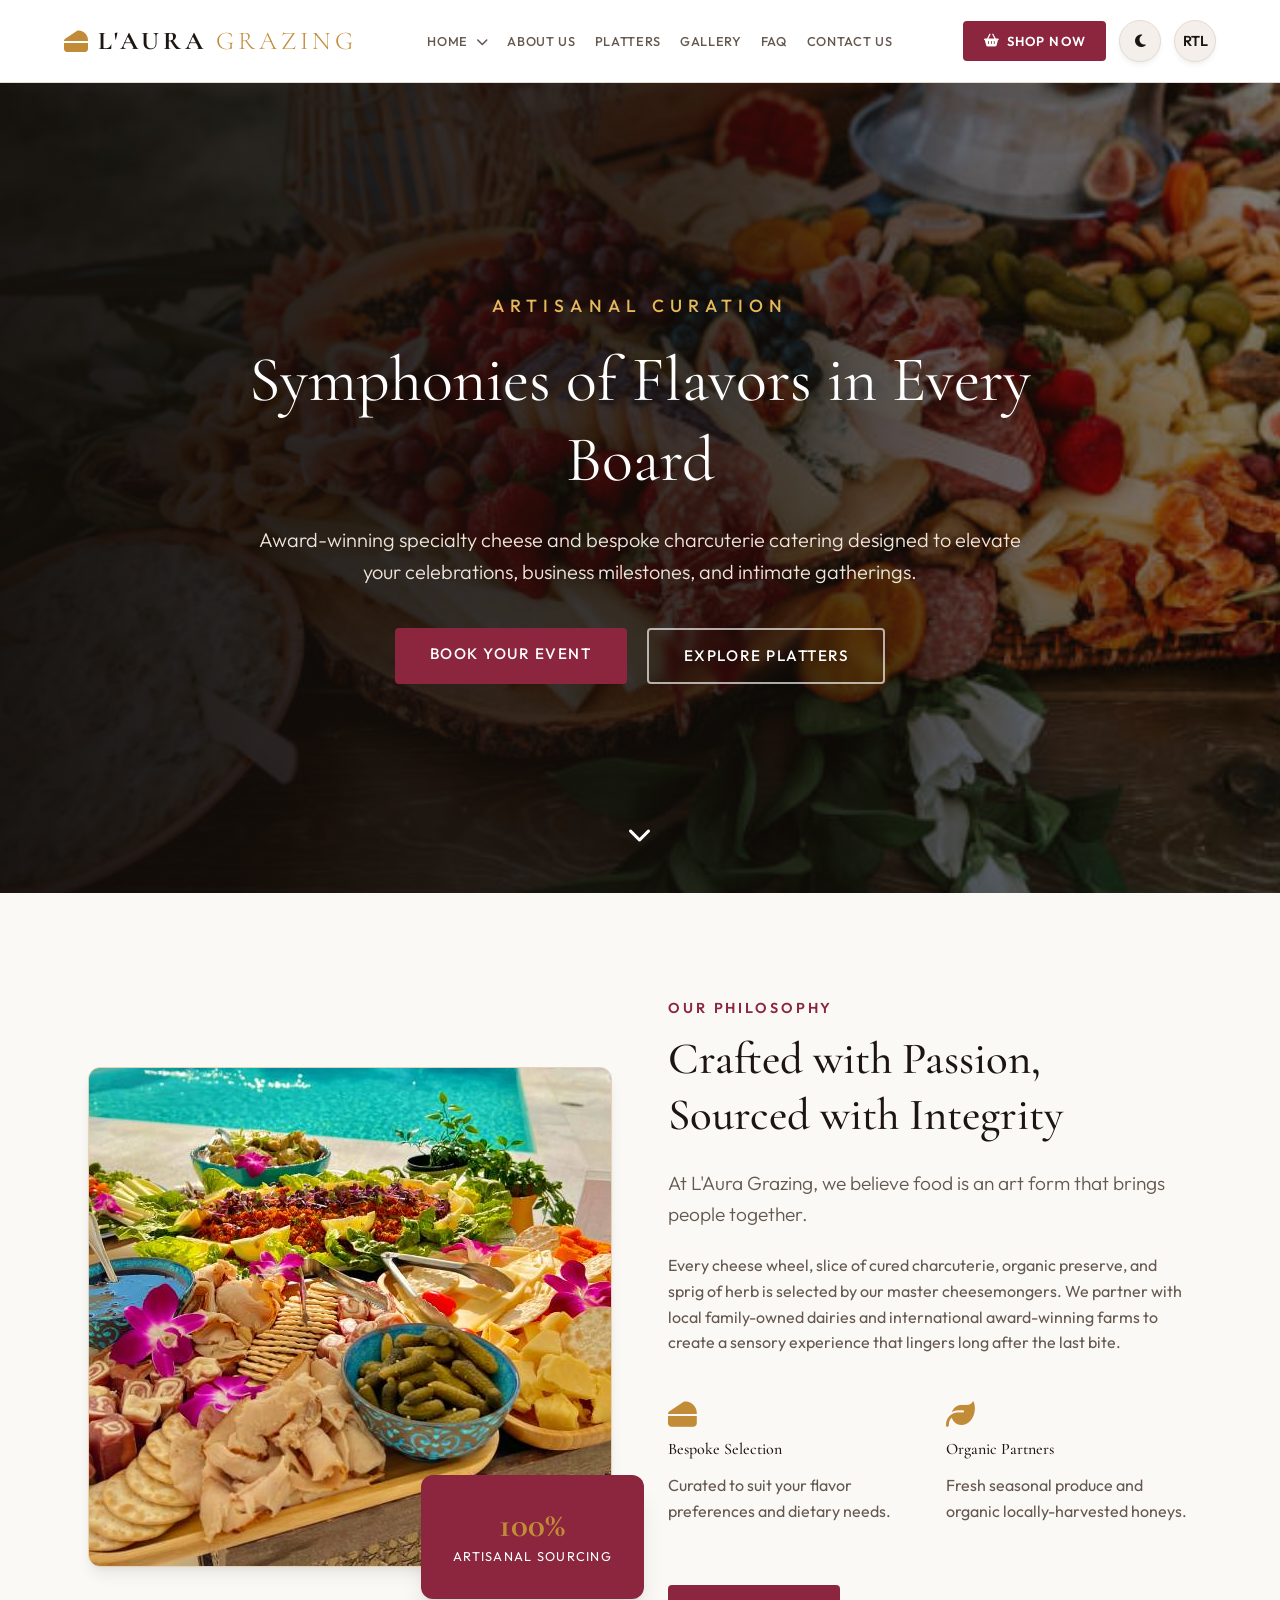
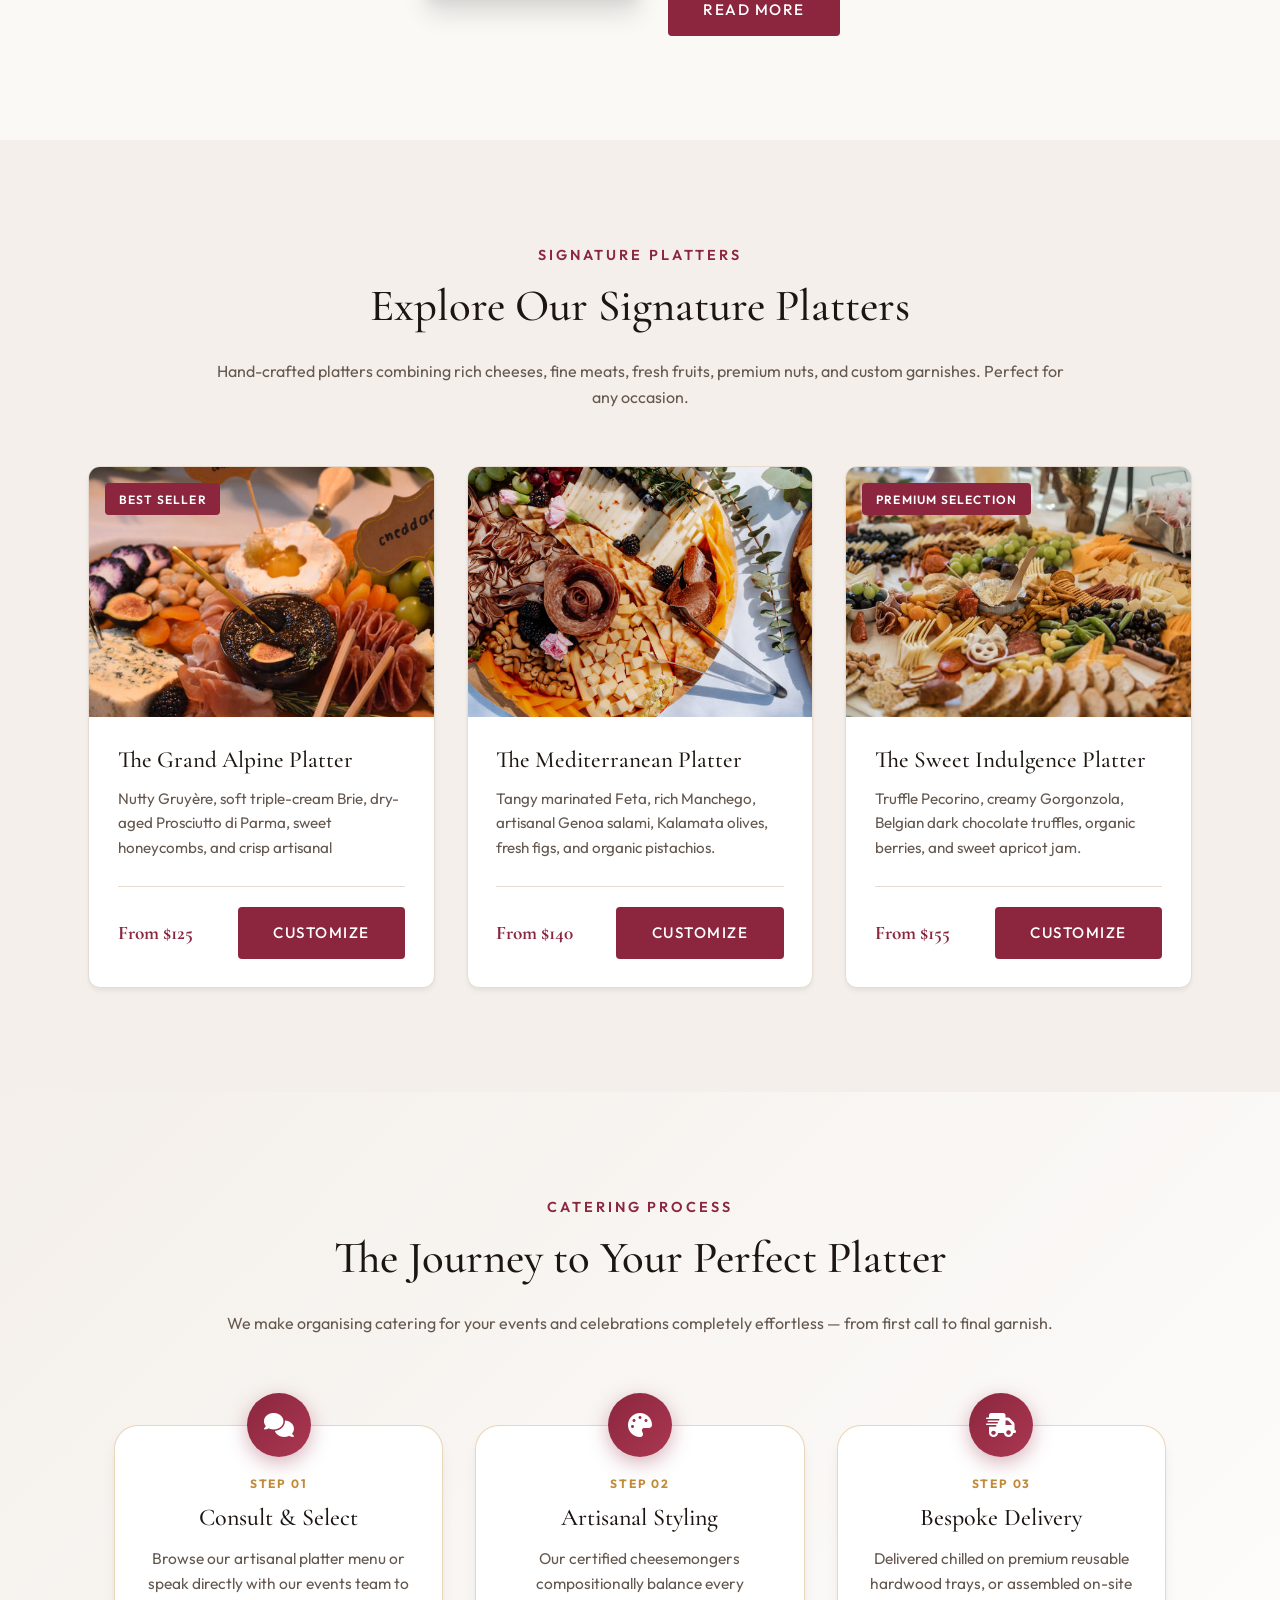
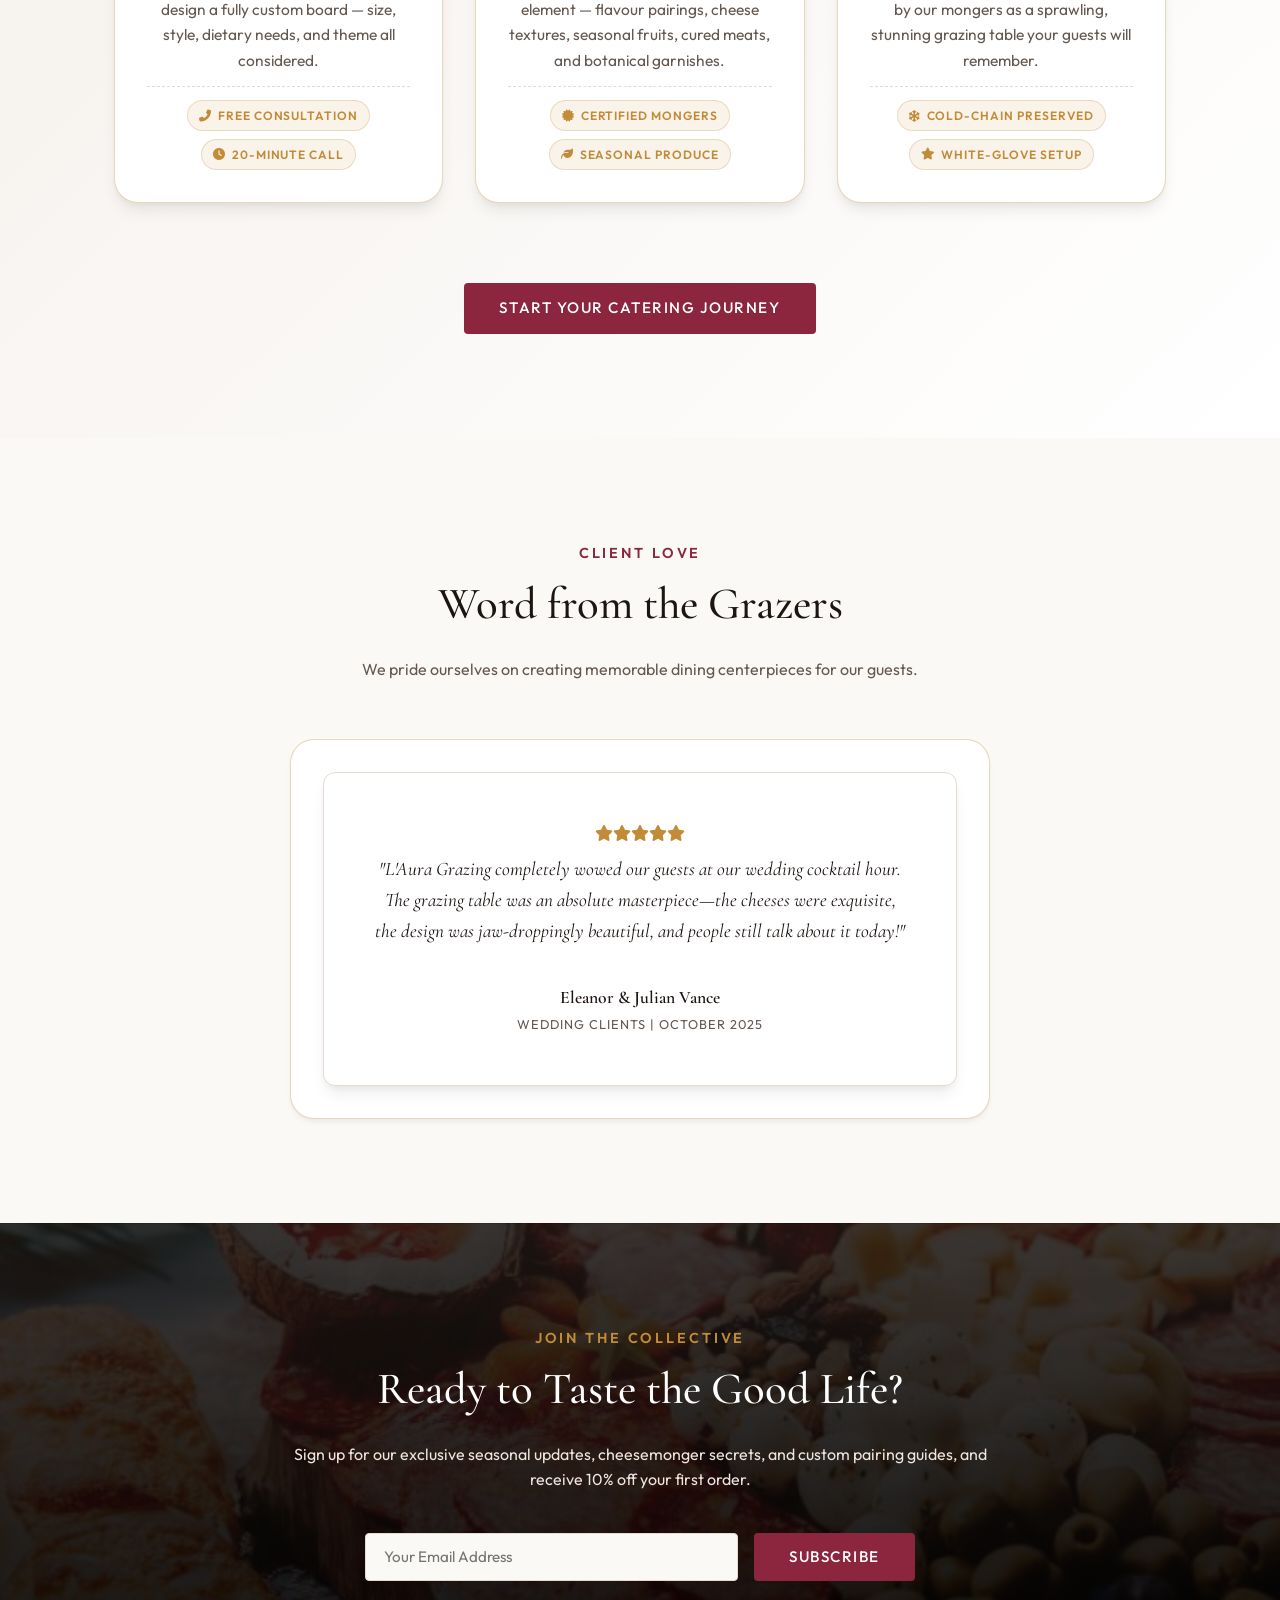
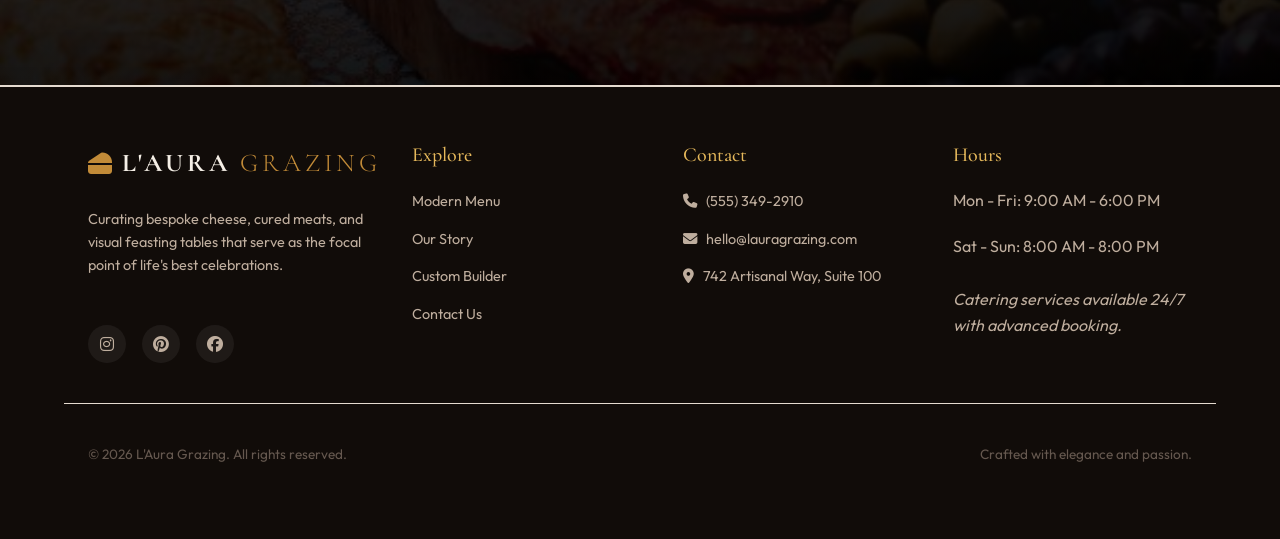
<file: home1.html>
<!DOCTYPE html>
<html lang="en" dir="ltr">

<head>
  <meta charset="UTF-8">
  <meta name="viewport" content="width=device-width, initial-scale=1.0">
  <meta name="description"
    content="L'Aura Grazing - Premium Specialty Cheese & Charcuterie Board Caterer. Exquisite bespoke grazing tables, cheese platters, and custom boards for events, weddings, and gatherings.">
  <meta name="keywords"
    content="charcuterie caterer, cheese board catering, grazing tables, bespoke platters, artisanal cheese, party catering">
  <meta name="author" content="L'Aura Grazing">

  <!-- Open Graph / Facebook -->
  <meta property="og:type" content="website">
  <meta property="og:title" content="L'Aura Grazing | Specialty Cheese & Charcuterie Caterer">
  <meta property="og:description"
    content="Bespoke grazing experiences and custom board curation for weddings, corporate events, and intimate gatherings.">
  <meta property="og:image" content="c1.jpg">

  <title>L'Aura Grazing | Specialty Cheese & Charcuterie Caterer - Home</title>

  <!-- Google Fonts -->
  <link rel="preconnect" href="https://fonts.googleapis.com">
  <link rel="preconnect" href="https://fonts.gstatic.com" crossorigin>
  <link
    href="https://fonts.googleapis.com/css2?family=Cormorant+Garamond:ital,wght@0,300;0,400;0,500;0,600;0,700;1,400&family=Outfit:wght@200;300;400;500;600;700&display=swap"
    rel="stylesheet">

  <!-- Font Awesome for Icons -->
  <link rel="stylesheet" href="https://cdnjs.cloudflare.com/ajax/libs/font-awesome/6.4.0/css/all.min.css">

  <!-- Favicon -->
  <link rel="icon" type="image/svg+xml" href="favicon.svg">

  <!-- Main Stylesheet -->
  <link rel="stylesheet" href="style.css">
</head>

<body class="light-theme">

  <!-- HEADER -->
  <header class="site-header">
    <div class="header-container">
      <!-- Logo -->
      <a href="home1.html" class="logo" id="logo-link">
        <span class="logo-icon"><i class="fa-solid fa-cheese"></i></span>
        <span class="logo-text">L'AURA <span class="logo-sub">GRAZING</span></span>
      </a>

      <!-- Navigation Menu -->
      <nav class="nav-menu" id="nav-menu">
        <ul class="nav-list">
          <li class="nav-item dropdown">
            <a href="#" class="nav-link dropdown-toggle" id="home-nav-link">
              Home <i class="fas fa-chevron-down dropdown-arrow"></i>
            </a>
            <ul class="dropdown-menu">
              <li><a href="home1.html" class="dropdown-item" id="nav-home-1">Home 1</a></li>
              <li><a href="home2.html" class="dropdown-item" id="nav-home-2">Home 2</a></li>
            </ul>
          </li>
          <li class="nav-item"><a href="index.html#about" class="nav-link" id="nav-about">About Us</a></li>
          <li class="nav-item"><a href="index.html#services" class="nav-link" id="nav-services">Platters</a></li>
          <li class="nav-item"><a href="index.html#gallery" class="nav-link" id="nav-gallery">Gallery</a></li>
          <li class="nav-item"><a href="index.html#faq" class="nav-link" id="nav-faq">FAQ</a></li>
          <li class="nav-item"><a href="index.html#contact" class="nav-link" id="nav-contact">Contact Us</a></li>
        </ul>
      </nav>

      <!-- Action Utilities (Shop CTA, Theme, RTL, Mobile Menu) -->
      <div class="header-actions">
        <!-- Shop CTA Button -->
        <a href="services.html" class="btn btn-order-platters" id="header-order-btn">
          <i class="fas fa-shopping-basket"></i> Shop Now
        </a>

        <!-- Theme Toggle -->
        <button id="theme-toggle" class="action-btn" title="Toggle Theme" aria-label="Toggle Theme">
          <i class="fas fa-moon theme-icon-dark"></i>
          <i class="fas fa-sun theme-icon-light"></i>
        </button>

        <!-- LTR/RTL Toggle -->
        <button id="rtl-toggle" class="action-btn text-toggle" title="Toggle Text Direction"
          aria-label="Toggle Text Direction">
          <span class="rtl-text">RTL</span>
          <span class="ltr-text">LTR</span>
        </button>

        
        <button id="mobile-toggle" class="mobile-toggle-btn" aria-label="Open Menu">
          <span class="bar"></span>
          <span class="bar"></span>
          <span class="bar"></span>
        </button>
      </div>
    </div>
  </header>

  <!-- MAIN CONTENT -->
  <main id="app-container">

    <!-- ==============================================
         HOME 1 VIEW (CLASSIC & ELEGANT - 6 SECTIONS)
         ============================================== -->
    <!-- Section 1: Hero -->
    <section class="hero-section" id="h1-hero">
      <div class="hero-bg"
        style="background-image: linear-gradient(to right, rgba(17, 12, 9, 0.95) 0%, rgba(17, 12, 9, 0.75) 55%, rgba(17, 12, 9, 0.3) 100%), url('c1.jpg');">
      </div>
      <div class="hero-content">
        <span class="hero-subtitle">Artisanal Curation</span>
        <h1 class="hero-title">Symphonies of Flavors in Every Board</h1>
        <p class="hero-description">Award-winning specialty cheese and bespoke charcuterie catering designed to
          elevate your celebrations, business milestones, and intimate gatherings.</p>
        <div class="hero-actions-container">
          <a href="contact.html" class="btn btn-primary">Book Your Event</a>
          <a href="services.html" class="btn btn-secondary-hero">Explore Platters</a>
        </div>
      </div>
      <div class="hero-scroll-down">
        <a href="#h1-story"><i class="fas fa-chevron-down"></i></a>
      </div>
    </section>

    <!-- Section 2: Story Preview / Philosophy -->
    <section class="story-preview-section py-large" id="h1-story">
      <div class="container grid grid-2-cols align-center gap-large">
        <div class="story-image-wrapper">
          <img src="c11.jpg" alt="Artisanal board preparation" class="img-fluid rounded-lg shadow-md border-gold">
          <div class="badge-overlay">
            <span class="badge-num">100%</span>
            <span class="badge-text">Artisanal Sourcing</span>
          </div>
        </div>
        <div class="story-text-content">
          <span class="section-tag">Our Philosophy</span>
          <h2 class="section-title">Crafted with Passion, Sourced with Integrity</h2>
          <p class="lead">At L'Aura Grazing, we believe food is an art form that brings people together.</p>
          <p>Every cheese wheel, slice of cured charcuterie, organic preserve, and sprig of herb is selected by our
            master cheesemongers. We partner with local family-owned dairies and international award-winning farms to
            create a sensory experience that lingers long after the last bite.</p>
          <div class="story-features grid grid-2-cols gap-medium pt-small">
            <div class="feature-item">
              <i class="fa-solid fa-cheese feature-icon"></i>
              <h4>Bespoke Selection</h4>
              <p>Curated to suit your flavor preferences and dietary needs.</p>
            </div>
            <div class="feature-item">
              <i class="fa-solid fa-leaf feature-icon"></i>
              <h4>Organic Partners</h4>
              <p>Fresh seasonal produce and organic locally-harvested honeys.</p>
            </div>
          </div>
          <a href="about.html" class="btn btn-primary mt-medium">Read More</a>
        </div>
      </div>
    </section>

    <!-- Section 3: Signature Showcase -->
    <section class="signature-showcase-section py-large bg-subtle" id="h1-showcase">
      <div class="container text-center max-w-lg mb-large">
        <span class="section-tag">Signature Platters</span>
        <h2 class="section-title">Explore Our Signature Platters</h2>
        <p>Hand-crafted platters combining rich cheeses, fine meats, fresh fruits, premium nuts, and custom garnishes.
          Perfect for any occasion.</p>
      </div>
      <div class="container grid grid-3-cols gap-medium">
        <!-- Platter 1 -->
        <div class="board-card">
          <div class="board-card-img-wrapper">
            <img src="c2.jpg" alt="The Grand Alpine Graze Platter" class="board-card-img">
            <span class="board-card-badge">Best Seller</span>
          </div>
          <div class="board-card-info">
            <h3 class="board-title">The Grand Alpine Platter</h3>
            <p class="board-desc">Nutty Gruyère, soft triple-cream Brie, dry-aged Prosciutto di Parma, sweet
              honeycombs, and crisp artisanal flatbreads.</p>
            <div class="board-footer">
              <span class="board-price">From $125</span>
              <a href="services.html" class="btn btn-primary">Customize</a>
            </div>
          </div>
        </div>
        <!-- Platter 2 -->
        <div class="board-card">
          <div class="board-card-img-wrapper">
            <img src="c3.jpg" alt="The Mediterranean Harvest Platter" class="board-card-img">
          </div>
          <div class="board-card-info">
            <h3 class="board-title">The Mediterranean Platter</h3>
            <p class="board-desc">Tangy marinated Feta, rich Manchego, artisanal Genoa salami, Kalamata olives, fresh
              figs, and organic pistachios.</p>
            <div class="board-footer">
              <span class="board-price">From $140</span>
              <a href="services.html" class="btn btn-primary">Customize</a>
            </div>
          </div>
        </div>
        <!-- Platter 3 -->
        <div class="board-card">
          <div class="board-card-img-wrapper">
            <img src="c4.jpg" alt="The Sweet Indulgence Platter" class="board-card-img">
            <span class="board-card-badge">Premium Selection</span>
          </div>
          <div class="board-card-info">
            <h3 class="board-title">The Sweet Indulgence Platter</h3>
            <p class="board-desc">Truffle Pecorino, creamy Gorgonzola, Belgian dark chocolate truffles, organic
              berries, and sweet apricot jam.</p>
            <div class="board-footer">
              <span class="board-price">From $155</span>
              <a href="services.html" class="btn btn-primary">Customize</a>
            </div>
          </div>
        </div>
      </div>
    </section>

    <!-- Section 4: How It Works - Redesigned -->
    <section class="how-it-works-section py-large" id="h1-process"
      style="background: linear-gradient(135deg, var(--bg-subtle) 0%, var(--bg-card) 100%);">
      <div class="container text-center max-w-lg mb-large">
        <span class="section-tag">Catering Process</span>
        <h2 class="section-title">The Journey to Your Perfect Platter</h2>
        <p>We make organising catering for your events and celebrations completely effortless — from first call to
          final garnish.</p>
      </div>
      <div class="container process-steps-wrapper">
        <!-- Step 1 -->
        <div class="process-step-item">
          <div class="process-step-visual">
            <div class="process-step-icon-ring">
              <i class="fa-solid fa-comments"></i>
            </div>
            <div class="process-connector"></div>
          </div>
          <div class="process-step-body bg-card rounded-lg shadow-md border-gold">
            <span class="process-step-num">Step 01</span>
            <h3 class="process-step-title">Consult &amp; Select</h3>
            <p class="process-step-desc">Browse our artisanal platter menu or speak directly with our events team to
              design a fully custom board — size, style, dietary needs, and theme all considered.</p>
            <div class="process-step-tags flex gap-xs flex-wrap mt-xs">
              <span class="process-tag"><i class="fas fa-phone-alt"></i> Free Consultation</span>
              <span class="process-tag"><i class="fas fa-clock"></i> 20-Minute Call</span>
            </div>
          </div>
        </div>
        <!-- Step 2 -->
        <div class="process-step-item">
          <div class="process-step-visual">
            <div class="process-step-icon-ring">
              <i class="fa-solid fa-palette"></i>
            </div>
            <div class="process-connector"></div>
          </div>
          <div class="process-step-body bg-card rounded-lg shadow-md border-gold">
            <span class="process-step-num">Step 02</span>
            <h3 class="process-step-title">Artisanal Styling</h3>
            <p class="process-step-desc">Our certified cheesemongers compositionally balance every element — flavour
              pairings, cheese textures, seasonal fruits, cured meats, and botanical garnishes.</p>
            <div class="process-step-tags flex gap-xs flex-wrap mt-xs">
              <span class="process-tag"><i class="fas fa-certificate"></i> Certified Mongers</span>
              <span class="process-tag"><i class="fas fa-leaf"></i> Seasonal Produce</span>
            </div>
          </div>
        </div>
        <!-- Step 3 -->
        <div class="process-step-item">
          <div class="process-step-visual">
            <div class="process-step-icon-ring">
              <i class="fa-solid fa-truck-fast"></i>
            </div>
            <div class="process-connector last-connector"></div>
          </div>
          <div class="process-step-body bg-card rounded-lg shadow-md border-gold">
            <span class="process-step-num">Step 03</span>
            <h3 class="process-step-title">Bespoke Delivery</h3>
            <p class="process-step-desc">Delivered chilled on premium reusable hardwood trays, or assembled on-site
              by our mongers as a sprawling, stunning grazing table your guests will remember.</p>
            <div class="process-step-tags flex gap-xs flex-wrap mt-xs">
              <span class="process-tag"><i class="fas fa-snowflake"></i> Cold-Chain Preserved</span>
              <span class="process-tag"><i class="fas fa-star"></i> White-Glove Setup</span>
            </div>
          </div>
        </div>
      </div>
      <div class="container text-center mt-medium">
        <a href="contact.html" class="btn btn-primary">Start Your Catering Journey</a>
      </div>
    </section>

    <!-- Section 5: Testimonials -->
    <section class="testimonials-section py-large" id="h1-testimonials">
      <div class="container text-center max-w-lg mb-large">
        <span class="section-tag">Client Love</span>
        <h2 class="section-title">Word from the Grazers</h2>
        <p>We pride ourselves on creating memorable dining centerpieces for our guests.</p>
      </div>
      <div
        class="container max-w-md testimonial-slider-container p-medium bg-card rounded-lg shadow-sm border-gold text-center">
        <div class="testimonial-card active">
          <div class="quote-stars text-gold mb-xs"><i class="fas fa-star"></i><i class="fas fa-star"></i><i
              class="fas fa-star"></i><i class="fas fa-star"></i><i class="fas fa-star"></i></div>
          <p class="testimonial-text italic">"L'Aura Grazing completely wowed our guests at our wedding cocktail hour.
            The grazing table was an absolute masterpiece—the cheeses were exquisite, the design was jaw-droppingly
            beautiful, and people still talk about it today!"</p>
          <div class="testimonial-client mt-medium">
            <h4 class="client-name">Eleanor &amp; Julian Vance</h4>
            <span class="client-role text-secondary text-sm">Wedding Clients | October 2025</span>
          </div>
        </div>
      </div>
    </section>

    <!-- Section 6: Newsletter / Call to Action -->
    <section class="cta-banner-section py-large text-white relative">
      <div class="cta-bg"
        style="background-image: linear-gradient(rgba(28,22,19,0.85), rgba(0,0,0,0.9)), url('c17.jpg'); background-size: cover; background-position: center; position: absolute; top:0; left:0; width:100%; height:100%; z-index: 1;">
      </div>
      <div class="container text-center relative max-w-lg" style="z-index: 2;">
        <span class="section-tag text-gold">Join the Collective</span>
        <h2 class="section-title text-white">Ready to Taste the Good Life?</h2>
        <p class="mb-medium text-cream max-w-md margin-auto">Sign up for our exclusive seasonal updates, cheesemonger
          secrets, and custom pairing guides, and receive 10% off your first order.</p>
        <form class="cta-form flex gap-small justify-center" id="newsletter-form">
          <input type="email" placeholder="Your Email Address" required class="form-input text-dark rounded-sm">
          <button type="submit" class="btn btn-primary">Subscribe</button>
        </form>
        <div class="success-message mt-small text-green" id="newsletter-success">Thank you! Check your inbox for your
          10% discount code.</div>
      </div>
    </section>

  </main>

  <!-- HOME 1 FOOTER -->
  <footer class="site-footer bg-dark text-white py-medium">
    <div class="container grid grid-4-cols gap-medium">
      <div class="footer-col brand-col">
        <a href="home1.html" class="logo footer-logo mb-small">
          <span class="logo-icon"><i class="fa-solid fa-cheese"></i></span>
          <span class="logo-text text-white">L'AURA <span class="logo-sub">GRAZING</span></span>
        </a>
        <p class="footer-desc">Curating bespoke cheese, cured meats, and visual feasting tables that serve as the
          focal point of life's best celebrations.</p>
        <div class="social-links flex gap-small pt-small">
          <a href="#" class="social-link" aria-label="Instagram"><i class="fab fa-instagram"></i></a>
          <a href="#" class="social-link" aria-label="Pinterest"><i class="fab fa-pinterest"></i></a>
          <a href="#" class="social-link" aria-label="Facebook"><i class="fab fa-facebook"></i></a>
        </div>
      </div>
      <div class="footer-col links-col">
        <h4 class="footer-subtitle">Explore</h4>
        <ul>
          <li><a href="home2.html" class="footer-link">Modern Menu</a></li>
          <li><a href="about.html" class="footer-link">Our Story</a></li>
          <li><a href="services.html" class="footer-link">Custom Builder</a></li>
          <li><a href="contact.html" class="footer-link">Contact Us</a></li>
        </ul>
      </div>
      <div class="footer-col links-col">
        <h4 class="footer-subtitle">Contact</h4>
        <ul>
          <li><span class="footer-link"><i class="fas fa-phone mr-xs"></i> (555) 349-2910</span></li>
          <li><span class="footer-link"><i class="fas fa-envelope mr-xs"></i> hello@lauragrazing.com</span></li>
          <li><span class="footer-link"><i class="fas fa-map-marker-alt mr-xs"></i> 742 Artisanal Way, Suite
              100</span></li>
        </ul>
      </div>
      <div class="footer-col hours-col">
        <h4 class="footer-subtitle">Hours</h4>
        <p>Mon - Fri: 9:00 AM - 6:00 PM</p>
        <p>Sat - Sun: 8:00 AM - 8:00 PM</p>
        <p class="text-gold italic pt-xs">Catering services available 24/7 with advanced booking.</p>
      </div>
    </div>
    <div
      class="container border-top pt-medium mt-medium text-center flex justify-between align-center flex-wrap gap-small">
      <p class="copyright-text">&copy; 2026 L'Aura Grazing. All rights reserved.</p>
      <p class="designer-text">Crafted with elegance and passion.</p>
    </div>
  </footer>

  <!-- JavaScript File -->
  <script src="script.js"></script>
</body>

</html>
</file>
<file: style.css>
/* ==========================================================================
   DESIGN SYSTEM & VARIABLES
   ========================================================================== */
:root {
  /* Fonts */
  --font-serif: 'Cormorant Garamond', Georgia, serif;
  --font-sans: 'Outfit', -apple-system, BlinkMacSystemFont, "Segoe UI", Roboto, sans-serif;

  /* Transitions */
  --transition-fast: 0.2s ease;
  --transition-medium: 0.35s cubic-bezier(0.25, 0.46, 0.45, 0.94);
  --transition-slow: 0.6s cubic-bezier(0.16, 1, 0.3, 1);

  /* Borders & Shadows */
  --border-radius-sm: 4px;
  --border-radius-md: 12px;
  --border-radius-lg: 24px;
  --border-radius-circle: 50%;
}

/* Light Theme Variables */
body.light-theme {
  --bg-color: #fbf9f6;
  /* Soft warm alabaster cream */
  --bg-subtle: #f4efea;
  /* Warm beige */
  --bg-card: #ffffff;
  /* White card surface */
  --text-primary: #1c1512;
  /* Rich dark espresso charcoal */
  --text-secondary: #65584f;
  /* Warm earth taupe */
  --text-cream: #efe5dc;
  /* Light cream */
  --border-color: #e5dbd0;
  /* Soft beige divider */
  --accent-color: #8b263e;
  /* Cabernet/Burgundy Red */
  --accent-light: #ab3752;
  --accent-gold: #c28b38;
  /* Warm amber brass */
  --accent-gold-rgb: 194, 139, 56;
  --shadow-sm: 0 4px 6px -1px rgba(0, 0, 0, 0.05), 0 2px 4px -1px rgba(0, 0, 0, 0.03);
  --shadow-md: 0 10px 15px -3px rgba(0, 0, 0, 0.08), 0 4px 6px -2px rgba(0, 0, 0, 0.04);
  --shadow-lg: 0 20px 25px -5px rgba(0, 0, 0, 0.12), 0 10px 10px -5px rgba(0, 0, 0, 0.04);
  --glass-bg: rgba(251, 249, 246, 0.85);
  --glass-border: rgba(28, 21, 18, 0.08);
}

/* Dark Theme Variables */
body.dark-theme {
  --bg-color: #110c09;
  /* Deep dark espresso beans */
  --bg-subtle: #19120e;
  /* Charcoal brown */
  --bg-card: #1c1512;
  /* Rich dark warm brown card */
  --text-primary: #f5efe6;
  /* Soft cream white */
  --text-secondary: #bfae9e;
  /* Light beige taupe */
  --text-cream: #dfd5c9;
  --border-color: #2b1f1a;
  /* Dark border divider */
  --accent-color: #d4506c;
  /* Vibrant rose burgundy */
  --accent-light: #e06c83;
  --accent-gold: #e5b85b;
  /* Rich gold leaf */
  --accent-gold-rgb: 229, 184, 91;
  --shadow-sm: 0 4px 6px -1px rgba(0, 0, 0, 0.4), 0 2px 4px -1px rgba(0, 0, 0, 0.3);
  --shadow-md: 0 10px 15px -3px rgba(0, 0, 0, 0.5), 0 4px 6px -2px rgba(0, 0, 0, 0.4);
  --shadow-lg: 0 20px 25px -5px rgba(0, 0, 0, 0.6), 0 10px 10px -5px rgba(0, 0, 0, 0.4);
  --glass-bg: rgba(17, 12, 9, 0.85);
  --glass-border: rgba(245, 239, 230, 0.08);
}

/* ==========================================================================
   GLOBAL STYLES & RESET
   ========================================================================== */
*,
*::before,
*::after {
  box-sizing: border-box;
  margin: 0;
  padding: 0;
}

html {
  font-size: 16px;
  scroll-behavior: smooth;
}

body {
  font-family: var(--font-sans);
  background-color: var(--bg-color);
  color: var(--text-primary);
  line-height: 1.6;
  overflow-x: hidden;
  transition: background-color var(--transition-medium), color var(--transition-medium);
}

a {
  color: inherit;
  text-decoration: none;
  transition: color var(--transition-fast);
}

img {
  max-width: 100%;
  height: auto;
  display: block;
}

button,
input,
select,
textarea {
  font-family: inherit;
  font-size: inherit;
  color: inherit;
  background: none;
  border: none;
  outline: none;
}

/* Typography elements */
h1,
h2,
h3,
h4,
h5,
h6 {
  font-family: var(--font-serif);
  font-weight: 500;
  line-height: 1.25;
  margin-bottom: 0.5em;
}

p {
  margin-bottom: 1.25em;
  color: var(--text-secondary);
}

p.lead {
  font-size: 1.2rem;
  font-weight: 300;
  line-height: 1.6;
}

.italic {
  font-style: italic;
}

.font-serif {
  font-family: var(--font-serif) !important;
}

.font-bold {
  font-weight: 600 !important;
}

.text-center {
  text-align: center;
}

.text-right {
  text-align: right;
}

.text-left {
  text-align: left;
}

.text-white {
  color: #ffffff !important;
}

.text-cream {
  color: var(--text-cream) !important;
}

.text-gold {
  color: var(--accent-gold) !important;
}

.text-secondary {
  color: var(--text-secondary) !important;
}

/* ==========================================================================
   LAYOUT UTILITIES
   ========================================================================== */
.container {
  width: 90%;
  max-width: 1200px;
  margin: 0 auto;
  padding: 0 1.5rem;
}

.max-w-md {
  max-width: 700px;
}

.max-w-lg {
  max-width: 900px;
}

.margin-auto {
  margin-left: auto;
  margin-right: auto;
}

.grid {
  display: grid;
  gap: 1.5rem;
}

.grid-2-cols {
  grid-template-columns: repeat(2, 1fr);
}

.grid-3-cols {
  grid-template-columns: repeat(3, 1fr);
}

.grid-4-cols {
  grid-template-columns: repeat(4, 1fr);
}

.flex {
  display: flex;
}

.flex-column {
  flex-direction: column;
}

.flex-wrap {
  flex-wrap: wrap;
}

.align-center {
  align-items: center;
}

.justify-center {
  justify-content: center;
}

.justify-between {
  justify-content: space-between;
}

.gap-xs {
  gap: 0.5rem;
}

.gap-small {
  gap: 1rem;
}

.gap-medium {
  gap: 2rem;
}

.gap-large {
  gap: 3.5rem;
}

.w-full {
  width: 100%;
}

.h-full {
  height: 100%;
}

.relative {
  position: relative;
}

.absolute {
  position: absolute;
}

/* Spacings */
.p-small {
  padding: 1.5rem;
}

.p-medium {
  padding: 2rem;
}

.p-large {
  padding: 3.5rem;
}
.py-medium {
  padding-top: 3.5rem;
  padding-bottom: 3.5rem;
}

.py-large {
  padding-top: 6.5rem;
  padding-bottom: 6.5rem;
}

.pt-xs {
  padding-top: 0.5rem;
}

.pt-small {
  padding-top: 1.5rem;
}

.pt-medium {
  padding-top: 2.5rem;
}

.mb-xs {
  margin-bottom: 0.5rem;
}

.mb-small {
  margin-bottom: 1.5rem;
}

.mb-medium {
  margin-bottom: 2.5rem;
}

.mb-large {
  margin-bottom: 3.5rem;
}

.mt-xs {
  margin-top: 0.5rem;
}

.mt-small {
  margin-top: 1.5rem;
}

.mt-medium {
  margin-top: 2.5rem;
}

.rounded-sm {
  border-radius: var(--border-radius-sm);
}

.rounded-md {
  border-radius: var(--border-radius-md);
}

.rounded-lg {
  border-radius: var(--border-radius-lg);
}

.shadow-sm {
  box-shadow: var(--shadow-sm);
}

.shadow-md {
  box-shadow: var(--shadow-md);
}

.shadow-lg {
  box-shadow: var(--shadow-lg);
}

.border-gold {
  border: 1px solid rgba(var(--accent-gold-rgb), 0.35);
}

.border-top {
  border-top: 1px solid var(--border-color);
}

.border-bottom {
  border-bottom: 1px solid var(--border-color);
}

.bg-subtle {
  background-color: var(--bg-subtle);
}

.bg-card {
  background-color: var(--bg-card);
}

/* ==========================================================================
   BUTTONS
   ========================================================================== */
.btn {
  display: inline-block;
  padding: 0.85rem 2.2rem;
  font-size: 0.95rem;
  font-weight: 500;
  text-transform: uppercase;
  letter-spacing: 0.1em;
  border-radius: var(--border-radius-sm);
  cursor: pointer;
  transition: all var(--transition-fast);
  text-align: center;
}

.btn-primary {
  background-color: var(--accent-color);
  color: #ffffff !important;
}

.btn-primary:hover {
  background-color: var(--accent-light);
  transform: translateY(-2px);
  box-shadow: 0 4px 12px rgba(139, 38, 62, 0.3);
}

.btn-primary-light {
  background-color: var(--accent-gold);
  color: #110c09 !important;
  font-weight: 700;
}

.btn-primary-light:hover {
  background-color: #d89b3d;
  transform: translateY(-2px);
  box-shadow: 0 4px 12px rgba(194, 139, 56, 0.3);
}

.btn-secondary {
  background-color: transparent;
  color: var(--text-primary);
  border: 1px solid var(--text-primary);
}

.btn-secondary:hover {
  background-color: var(--text-primary);
  color: var(--bg-card) !important;
}

.btn-outline-white {
  background-color: transparent;
  color: #ffffff !important;
  border: 1px solid rgba(255, 255, 255, 0.7);
}

.btn-outline-white:hover {
  background-color: #ffffff;
  color: #1c1512 !important;
  border-color: #ffffff;
}

.btn-outline-dark {
  background-color: transparent;
  color: var(--text-primary);
  border: 1px solid var(--border-color);
}

.btn-outline-dark:hover {
  background-color: var(--bg-subtle);
  border-color: var(--text-primary);
}

/* Secondary Hero CTA - ghost style for use on dark hero backgrounds */
.btn-secondary-hero {
  background-color: transparent;
  color: #ffffff !important;
  border: 2px solid rgba(255, 255, 255, 0.65);
  backdrop-filter: blur(4px);
}

.btn-secondary-hero:hover {
  background-color: rgba(255, 255, 255, 0.15);
  border-color: #ffffff;
  transform: translateY(-2px);
}

.btn-sm {
  padding: 0.5rem 1.25rem;
  font-size: 0.8rem;
}

.btn-text {
  font-family: var(--font-serif);
  font-size: 1.1rem;
  color: var(--accent-gold);
  font-weight: 600;
  display: inline-flex;
  align-items: center;
  gap: 0.4rem;
}

.btn-text:hover {
  color: var(--accent-color);
}

.btn-text i {
  transition: transform var(--transition-fast);
}

.btn-text:hover i {
  transform: translateX(4px);
}

/* ==========================================================================
   SPA VIEWS CONFIGURATION
   ========================================================================== */
.app-view {
  display: none;
  opacity: 0;
}

.app-view.active {
  display: block;
  opacity: 1;
  animation: viewFadeIn 0.5s ease forwards;
}

@keyframes viewFadeIn {
  from {
    opacity: 0;
    transform: translateY(10px);
  }

  to {
    opacity: 1;
    transform: translateY(0);
  }
}

/* ==========================================================================
   HEADER & NAVIGATION
   ========================================================================== */
.site-header {
  position: sticky;
  top: 0;
  left: 0;
  right: 0;
  z-index: 1000;
  background-color: #ffffff;
  border-bottom: 1px solid var(--border-color);
  transition: background-color var(--transition-medium);
}

/* Dark mode header background already handled via bg-card */
body.dark-theme .site-header {
  background-color: var(--bg-card);
  border-bottom-color: var(--border-color);
}

/* Ensure nav links readable in dark mode */
body.dark-theme .nav-link {
  color: var(--text-secondary);
}

body.dark-theme .nav-link:hover,
body.dark-theme .nav-link.active {
  color: var(--accent-gold);
}

body.dark-theme .nav-link::after {
  background-color: var(--accent-gold);
}

body.dark-theme .logo-text {
  color: var(--text-primary);
}

body.dark-theme .action-btn {
  background-color: var(--bg-subtle);
  color: var(--text-primary);
}

body.dark-theme .mobile-toggle-btn .bar {
  background-color: var(--text-primary);
}

.header-container {
  display: flex;
  justify-content: space-between;
  align-items: center;
  padding: 1.25rem 5%;
  max-width: 1400px;
  margin: 0 auto;
}

/* Logo */
.logo {
  display: flex;
  align-items: center;
}

.logo-text {
  font-family: var(--font-serif);
  font-size: 1.6rem;
  font-weight: 700;
  letter-spacing: 0.15em;
  color: var(--text-primary);
}

.logo-sub {
  color: var(--accent-gold) !important;
  font-weight: 300;
}

/* Nav Menu */
.nav-list {
  display: flex;
  align-items: center;
  list-style: none;
  gap: clamp(0.8rem, 1.5vw, 2.2rem);
}

.nav-link {
  font-size: clamp(0.75rem, 1vw, 0.9rem);
  font-weight: 500;
  text-transform: uppercase;
  letter-spacing: 0.05em;
  padding: 0.5rem 0;
  color: var(--text-secondary);
  position: relative;
}

.nav-link:hover,
.nav-link.active {
  color: var(--accent-color);
}

.nav-link::after {
  content: '';
  position: absolute;
  bottom: 0;
  left: 0;
  width: 0;
  height: 1.5px;
  background-color: var(--accent-color);
  transition: width var(--transition-fast);
}

.nav-link:hover::after,
.nav-link.active::after {
  width: 100%;
}

/* Dropdown styling */
.nav-item.dropdown {
  position: relative;
}

.dropdown-arrow {
  font-size: 0.75rem;
  margin-left: 0.25rem;
  transition: transform var(--transition-fast);
}

.dropdown-menu {
  position: absolute;
  top: 100%;
  left: 50%;
  transform: translateX(-50%) translateY(15px);
  background-color: var(--bg-card);
  border: 1px solid var(--accent-gold);
  border-radius: var(--border-radius-sm);
  box-shadow: 0 10px 30px rgba(0, 0, 0, 0.2);
  padding: 0.75rem 0;
  min-width: 230px;
  list-style: none;
  opacity: 0;
  visibility: hidden;
  transition: all var(--transition-fast);
  z-index: 1100;
}

.dropdown-item {
  display: block;
  padding: 0.65rem 1.5rem;
  font-size: 0.9rem;
  color: var(--text-secondary);
  transition: all var(--transition-fast);
}

.dropdown-item:hover {
  background-color: var(--bg-subtle);
  color: var(--accent-color);
  padding-left: 1.8rem;
}

/* Show dropdown on hover */
body.dark-theme .dropdown-menu {
  background-color: #231b17;
  box-shadow: 0 10px 40px rgba(0, 0, 0, 0.9), 0 0 15px rgba(194, 139, 56, 0.15);
}

.nav-item.dropdown:hover .dropdown-menu {
  opacity: 1;
  visibility: visible;
  transform: translateX(-50%) translateY(0);
}

.nav-item.dropdown:hover .dropdown-arrow {
  transform: rotate(180deg);
}

/* Header Action Buttons */
.header-actions {
  display: flex;
  align-items: center;
  gap: clamp(0.4rem, 1vw, 0.9rem);
}

/* Ensure theme toggle is visible on desktop */
@media (min-width: 769px) {
  #theme-toggle,
  #rtl-toggle,
  .btn-order-platters {
    display: flex !important;
  }
}

/* Shop CTA Button in Header */
.btn-order-platters {
  display: inline-flex;
  align-items: center;
  gap: 0.45rem;
  padding: 0.6rem 1.3rem;
  font-size: 0.82rem;
  font-weight: 600;
  text-transform: uppercase;
  letter-spacing: 0.08em;
  border-radius: var(--border-radius-sm);
  cursor: pointer;
  transition: all var(--transition-fast);
  background-color: var(--accent-color);
  color: #ffffff !important;
  border: none;
  white-space: nowrap;
}

.btn-order-platters:hover {
  background-color: var(--accent-light);
  transform: translateY(-1px);
  box-shadow: 0 4px 12px rgba(139, 38, 62, 0.3);
}

body.dark-theme .btn-order-platters {
  background-color: var(--accent-gold);
  color: #1c1512 !important;
}

body.dark-theme .btn-order-platters:hover {
  background-color: #d89b3d;
  box-shadow: 0 4px 12px rgba(229, 184, 91, 0.35);
}

.action-btn {
  width: 42px;
  height: 42px;
  border-radius: var(--border-radius-circle);
  background-color: var(--bg-subtle);
  border: 1px solid var(--border-color);
  display: flex;
  justify-content: center;
  align-items: center;
  cursor: pointer;
  box-shadow: var(--shadow-sm);
  transition: all var(--transition-fast);
  font-size: 0.9rem;
  font-weight: 600;
}

.action-btn:hover {
  background-color: var(--border-color);
  transform: scale(1.05);
}

.mobile-menu-actions {
  display: none;
}

/* Theme icon toggling visibility */
.theme-icon-light,
.theme-icon-dark {
  display: none !important;
}

body.light-theme .theme-icon-dark {
  display: inline-block !important;
  color: var(--text-primary);
}

body.dark-theme .theme-icon-light {
  display: inline-block !important;
  color: var(--accent-gold);
}

/* LTR / RTL Toggle Text */
.text-toggle .ltr-text {
  display: none;
}

.text-toggle .rtl-text {
  display: block;
}

.text-toggle.active .ltr-text {
  display: block;
}

.text-toggle.active .rtl-text {
  display: none;
}

/* Mobile Burger Button */
.mobile-toggle-btn {
  display: none;
  flex-direction: column;
  justify-content: space-between;
  width: 24px;
  height: 18px;
  cursor: pointer;
  z-index: 1001;
}

.mobile-toggle-btn .bar {
  width: 100%;
  height: 2px;
  background-color: var(--text-primary);
  border-radius: 2px;
  transition: all var(--transition-medium);
}

/* Hamburger animations */
.mobile-toggle-btn.active .bar:nth-child(1) {
  transform: translateY(8px) rotate(45deg);
}

.mobile-toggle-btn.active .bar:nth-child(2) {
  opacity: 0;
}

.mobile-toggle-btn.active .bar:nth-child(3) {
  transform: translateY(-8px) rotate(-45deg);
}

/* ==========================================================================
   HOME 1 SECTIONS
   ========================================================================== */

/* Hero Section */
.hero-section {
  height: 90vh;
  position: relative;
  display: flex;
  align-items: center;
  justify-content: center;
  color: #ffffff;
  text-align: center;
  overflow: hidden;
}

.hero-bg {
  position: absolute;
  top: 0;
  left: 0;
  width: 100%;
  height: 100%;
  background-size: cover;
  background-position: center;
  z-index: 1;
  transform: scale(1.03);
  animation: zoomBg 12s ease infinite alternate;
}

@keyframes zoomBg {
  from {
    transform: scale(1);
  }

  to {
    transform: scale(1.06);
  }
}

.hero-content {
  position: relative;
  z-index: 2;
  max-width: 850px;
  padding: 0 1.5rem;
}

.hero-subtitle {
  font-size: 1.1rem;
  font-weight: 500;
  text-transform: uppercase;
  letter-spacing: 0.35em;
  color: var(--accent-gold);
  margin-bottom: 1.25rem;
  display: block;
  animation: slideDown 0.8s ease forwards;
}

.hero-title {
  font-size: 4rem;
  font-weight: 400;
  margin-bottom: 1.5rem;
  animation: slideUp 0.8s ease forwards;
}

.hero-description {
  font-size: 1.25rem;
  color: var(--text-cream);
  font-weight: 300;
  margin-bottom: 2.5rem;
  animation: fadeIn 1.2s ease forwards;
}

.hero-actions-container {
  display: flex;
  gap: 1.25rem;
  justify-content: center;
  animation: slideUpDelay 1s ease forwards;
}

.hero-scroll-down {
  position: absolute;
  bottom: 2.5rem;
  left: 50%;
  transform: translateX(-50%);
  z-index: 2;
  font-size: 1.5rem;
  animation: bounceScroll 2s infinite;
}

@keyframes bounceScroll {

  0%,
  20%,
  50%,
  80%,
  100% {
    transform: translateY(0) translateX(-50%);
  }

  40% {
    transform: translateY(-10px) translateX(-50%);
  }

  60% {
    transform: translateY(-5px) translateX(-50%);
  }
}

/* Story Preview */
.story-image-wrapper {
  position: relative;
}

.story-image-wrapper img {
  border-radius: var(--border-radius-md);
  width: 100%;
  height: 500px;
  object-fit: cover;
}

.badge-overlay {
  position: absolute;
  bottom: -2rem;
  right: -2rem;
  background-color: var(--accent-color);
  color: #ffffff;
  padding: 2rem;
  border-radius: var(--border-radius-md);
  box-shadow: var(--shadow-lg);
  text-align: center;
  display: flex;
  flex-direction: column;
}

.badge-num {
  font-family: var(--font-serif);
  font-size: 2.2rem;
  font-weight: 700;
  line-height: 1;
  color: var(--accent-gold);
}

.badge-text {
  font-size: 0.8rem;
  text-transform: uppercase;
  letter-spacing: 0.1em;
  margin-top: 0.25rem;
}

.section-tag {
  font-size: 0.9rem;
  font-weight: 600;
  text-transform: uppercase;
  letter-spacing: 0.2em;
  color: var(--accent-color);
  margin-bottom: 0.75rem;
  display: block;
}

.section-title {
  font-size: 2.8rem;
  font-weight: 500;
  margin-bottom: 1.5rem;
}

.feature-item {
  display: flex;
  flex-direction: column;
  gap: 0.4rem;
}

.feature-icon {
  font-size: 1.8rem;
  color: var(--accent-gold);
  margin-bottom: 0.25rem;
}

/* Signature Showcase */
.board-card {
  background-color: var(--bg-card);
  border-radius: var(--border-radius-md);
  overflow: hidden;
  box-shadow: var(--shadow-sm);
  transition: all var(--transition-medium);
  border: 1px solid var(--border-color);
}

.board-card:hover {
  transform: translateY(-8px);
  box-shadow: var(--shadow-lg);
  border-color: rgba(var(--accent-gold-rgb), 0.5);
}

.board-card-img-wrapper {
  position: relative;
  height: 250px;
  overflow: hidden;
}

.board-card-img {
  width: 100%;
  height: 100%;
  object-fit: cover;
  transition: transform var(--transition-slow);
}

.board-card:hover .board-card-img {
  transform: scale(1.08);
}

.board-card-badge {
  position: absolute;
  top: 1rem;
  left: 1rem;
  background-color: var(--accent-color);
  color: #ffffff;
  font-size: 0.75rem;
  font-weight: 600;
  text-transform: uppercase;
  letter-spacing: 0.1em;
  padding: 0.4rem 0.85rem;
  border-radius: var(--border-radius-sm);
}

.board-card-info {
  padding: 1.8rem;
}

.board-title {
  font-size: 1.45rem;
  margin-bottom: 0.75rem;
}

.board-desc {
  font-size: 0.95rem;
  color: var(--text-secondary);
  height: 75px;
  overflow: hidden;
  margin-bottom: 1.5rem;
}

.board-footer {
  display: flex;
  justify-content: space-between;
  align-items: center;
  border-top: 1px solid var(--border-color);
  padding-top: 1.25rem;
}

.board-price {
  font-size: 1.2rem;
  font-family: var(--font-serif);
  font-weight: 700;
  color: var(--accent-color);
}

/* How It Works */
.step-card {
  padding: 2.2rem;
  background-color: var(--bg-card);
  border-radius: var(--border-radius-md);
  border: 1px solid var(--border-color);
  transition: border-color var(--transition-fast);
}

.step-card:hover {
  border-color: var(--accent-gold);
}

/* Redesigned Catering Process - Horizontal Grid */
.process-steps-wrapper {
  display: grid;
  grid-template-columns: repeat(3, 1fr);
  gap: 2rem;
  max-width: 1100px;
  margin: 0 auto;
}

.process-step-item {
  display: flex;
  flex-direction: column;
  align-items: center;
  text-align: center;
  position: relative;
}

.process-step-visual {
  display: flex;
  justify-content: center;
  align-items: center;
  margin-bottom: -32px;
  z-index: 10;
}

.process-step-icon-ring {
  width: 64px;
  height: 64px;
  border-radius: 50%;
  background: linear-gradient(135deg, var(--accent-color), var(--accent-light));
  color: #ffffff;
  font-size: 1.5rem;
  display: flex;
  justify-content: center;
  align-items: center;
  box-shadow: 0 6px 20px rgba(139, 38, 62, 0.35);
  flex-shrink: 0;
  position: relative;
  transition: transform var(--transition-medium), box-shadow var(--transition-medium);
}

.process-step-item:hover .process-step-icon-ring {
  transform: scale(1.1);
  box-shadow: 0 8px 28px rgba(139, 38, 62, 0.5);
}

.process-connector {
  display: none;
}

.process-connector.last-connector {
  display: none;
}

.process-step-body {
  margin-bottom: 2.5rem;
  transition: transform var(--transition-medium), box-shadow var(--transition-medium);
  padding: 3rem 2rem 2rem !important; /* Extra padding top to account for overlapping icon */
  flex-grow: 1;
  display: flex;
  flex-direction: column;
}

.process-step-item:hover .process-step-body {
  transform: translateY(-6px);
}

.process-step-num {
  display: inline-block;
  font-size: 0.75rem;
  font-weight: 700;
  text-transform: uppercase;
  letter-spacing: 0.15em;
  color: var(--accent-gold);
  margin-bottom: 0.6rem;
  display: block;
}

.process-step-title {
  font-size: 1.5rem;
  margin-bottom: 0.8rem;
  color: var(--text-primary);
}

.process-step-desc {
  font-size: 0.97rem;
  color: var(--text-secondary);
  line-height: 1.65;
  margin-bottom: 0.75rem;
}

.process-step-tags {
  padding-top: 0.85rem;
  border-top: 1px dashed var(--border-color);
  margin-top: auto; /* Push tags to bottom */
  justify-content: center;
}

.process-tag {
  display: inline-flex;
  align-items: center;
  gap: 0.35rem;
  font-size: 0.75rem;
  font-weight: 600;
  text-transform: uppercase;
  letter-spacing: 0.08em;
  color: var(--accent-gold);
  background-color: rgba(var(--accent-gold-rgb), 0.1);
  border: 1px solid rgba(var(--accent-gold-rgb), 0.25);
  padding: 0.3rem 0.7rem;
  border-radius: 50px;
}

@media (max-width: 768px) {
  .process-steps-wrapper {
    grid-template-columns: 1fr;
    gap: 3.5rem;
  }
  .process-step-item {
    gap: 0;
  }
  .process-step-icon-ring {
    width: 56px;
    height: 56px;
    font-size: 1.25rem;
  }
}

/* Testimonials */
.testimonial-slider-container {
  min-height: 250px;
}

.testimonial-card {
  background-color: var(--bg-card);
  padding: 3rem;
  border-radius: var(--border-radius-md);
  box-shadow: var(--shadow-md);
  text-align: center;
  position: relative;
  border: 1px solid var(--border-color);
  transition: opacity 0.3s ease;
}

.quote-icon {
  font-size: 2rem;
  color: rgba(var(--accent-gold-rgb), 0.2);
  margin-bottom: 1rem;
}

.testimonial-text {
  font-size: 1.2rem;
  font-family: var(--font-serif);
  font-style: italic;
  color: var(--text-primary);
  margin-bottom: 1.8rem;
  line-height: 1.6;
}

.client-name {
  font-size: 1.1rem;
  font-weight: 600;
  margin-bottom: 0.15rem;
}

.client-role {
  font-size: 0.8rem;
  text-transform: uppercase;
  letter-spacing: 0.08em;
  color: var(--text-secondary);
}

.testimonial-dots {
  display: flex;
  justify-content: center;
  gap: 0.6rem;
}

.testimonial-dots .dot {
  width: 10px;
  height: 10px;
  border-radius: var(--border-radius-circle);
  background-color: var(--border-color);
  cursor: pointer;
  transition: background-color var(--transition-fast);
}

.testimonial-dots .dot.active {
  background-color: var(--accent-gold);
}

/* Call to Action Banner */
.cta-banner-section {
  position: relative;
  overflow: hidden;
}

.cta-bg {
  position: absolute;
  top: 0;
  left: 0;
  width: 100%;
  height: 100%;
  background-size: cover;
  background-position: center;
  z-index: 1;
}

.cta-form {
  max-width: 550px;
  margin: 0 auto;
}

.form-input {
  flex-grow: 1;
  padding: 0.9rem 1.25rem;
  background-color: var(--bg-card);
  border: 1px solid var(--border-color);
  border-radius: var(--border-radius-sm);
  color: var(--text-primary);
  transition: border-color var(--transition-fast);
}

.form-input:focus {
  border-color: var(--accent-gold);
  box-shadow: 0 0 0 2px rgba(var(--accent-gold-rgb), 0.15);
}

.success-message {
  display: none;
  font-weight: 600;
  color: #4caf50 !important;
}

.success-message.active {
  display: block;
}

/* ==========================================================================
   HOME 2 SECTIONS
   ========================================================================== */

/* Split Screen Hero — clean grid, no inline gaps */
.split-hero-section {
  display: grid;
  grid-template-columns: 1fr 1fr;
  min-height: 80vh;
  align-items: stretch;
}

.split-hero-content {
  background-color: var(--bg-card);
  padding: 8rem 2rem 8rem 10%;
}

.split-hero-content .hero-title {
  font-size: 3.2rem;
  line-height: 1.15;
  margin-bottom: 1.25rem;
  color: var(--text-primary) !important;
  text-shadow: none !important;
}

.split-hero-content .hero-description {
  font-size: 1.1rem;
  margin-bottom: 2rem;
  color: var(--text-secondary) !important;
  text-shadow: none !important;
}

.split-hero-content .hero-subtitle {
  color: var(--accent-gold) !important;
  font-size: 0.8rem;
  margin-bottom: 1rem;
}

.split-hero-image-wrapper {
  display: flex;
  justify-content: center;
  align-items: center;
  background-color: var(--bg-subtle);
  padding: 3rem 3rem 3rem 0;
}

.hero-square-wrapper {
  position: relative;
  display: inline-block;
}

.split-hero-img {
  width: 380px;
  height: 380px;
  object-fit: cover;
  border-radius: var(--border-radius-md);
  box-shadow: var(--shadow-lg);
  border: 1px solid rgba(var(--accent-gold-rgb), 0.4);
  display: block;
}

.split-hero-badge {
  position: absolute;
  bottom: 1.25rem;
  right: 1.25rem;
  background: rgba(28, 22, 19, 0.95);
  backdrop-filter: blur(5px);
  border: 1px solid var(--accent-gold);
  padding: 0.6rem 1rem;
  border-radius: var(--border-radius-sm);
  color: #fff;
  z-index: 5;
  white-space: nowrap;
  box-shadow: none;
  flex-direction: row;
}

/* Why Choose H2 — clean card grid replacing timeline */
.h2-features-grid {
  display: grid;
  grid-template-columns: repeat(3, 1fr);
  gap: 3.5rem;
}

.h2-feature-card {
  position: relative;
  padding: 2.5rem 2rem;
  transition: all var(--transition-medium);
  border-top: 4px solid transparent;
}

.h2-feature-card:hover {
  transform: translateY(-6px);
  border-top-color: var(--accent-gold);
  box-shadow: var(--shadow-lg);
}

.h2-feature-num {
  width: 52px;
  height: 52px;
  border-radius: 50%;
  background-color: rgba(var(--accent-gold-rgb), 0.12);
  border: 2px solid var(--accent-gold);
  color: var(--accent-gold);
  font-family: var(--font-serif);
  font-size: 1.3rem;
  font-weight: 700;
  display: flex;
  justify-content: center;
  align-items: center;
  margin: 0 auto 1.25rem auto;
  transition: all var(--transition-fast);
}

.h2-feature-card:hover .h2-feature-num {
  background-color: var(--accent-gold);
  color: #ffffff;
}

.h2-feature-icon {
  font-size: 2rem;
  color: var(--accent-color);
  display: block;
  margin-bottom: 0.75rem;
}

.h2-feature-title {
  font-size: 1.3rem;
  margin-bottom: 0.65rem;
}

/* Booking teaser text readable */
.booking-teaser-text p {
  font-size: 1.05rem;
  line-height: 1.7;
}

@media (max-width: 1024px) {
  .split-hero-section {
    grid-template-columns: 1fr !important;
  }
  .split-hero-content {
    padding: 3.5rem 1.5rem !important;
    text-align: center;
    align-items: center;
  }
  .split-hero-content .hero-title {
    font-size: 2.2rem !important;
  }
  .split-hero-image-wrapper {
    padding: 2rem 1.5rem !important;
  }
  .split-hero-img {
    width: 100% !important;
    max-width: 320px !important;
    height: 280px !important;
  }
  .h2-features-grid {
    grid-template-columns: 1fr !important;
  }
}

/* Modern Features */
.feature-card-modern {
  background-color: var(--bg-card);
  padding: 2.5rem;
  border-radius: var(--border-radius-md);
  border: 1px solid var(--border-color);
  transition: all var(--transition-medium);
  box-shadow: var(--shadow-sm);
}

.feature-card-modern:hover {
  transform: translateY(-5px);
  border-color: var(--accent-gold);
  box-shadow: var(--shadow-md);
}

.feature-icon-wrapper {
  width: 55px;
  height: 55px;
  border-radius: var(--border-radius-md);
  background-color: rgba(var(--accent-gold-rgb), 0.12);
  color: var(--accent-gold);
  font-size: 1.4rem;
  display: flex;
  justify-content: center;
  align-items: center;
  margin-bottom: 1.5rem;
}

.feature-card-modern h3 {
  font-size: 1.35rem;
  margin-bottom: 0.75rem;
}

/* Interactive Flavor Pairings selector */
.pairing-select-btn {
  width: 100%;
  padding: 1.15rem 1.8rem;
  text-align: left;
  border-radius: var(--border-radius-md);
  border: 1px solid var(--border-color);
  background-color: var(--bg-card);
  font-weight: 500;
  cursor: pointer;
  transition: all var(--transition-fast);
  display: flex;
  align-items: center;
  gap: 0.75rem;
  box-shadow: var(--shadow-sm);
}

.pairing-select-btn:hover {
  border-color: var(--accent-gold);
  transform: translateX(5px);
}

.pairing-select-btn.active {
  background-color: var(--accent-color);
  color: #ffffff;
  border-color: var(--accent-color);
}

.pairing-select-btn i {
  color: var(--accent-gold);
}

.pairing-select-btn.active i {
  color: #ffffff;
}

.pairing-display-col {
  min-height: 350px;
  padding: 2rem !important;
}

.pairing-title {
  font-size: 1.8rem;
  margin-bottom: 0.5rem;
}

.pairing-details {
  border-top: 1px solid var(--border-color);
  padding-top: 1.5rem;
}

.pairing-detail-item {
  display: flex;
  align-items: flex-start;
  gap: 1rem;
  padding: 1rem 0;
}

.pairing-detail-item .detail-icon {
  width: 32px;
  height: 32px;
  border-radius: var(--border-radius-circle);
  background-color: var(--bg-subtle);
  color: var(--accent-color);
  display: flex;
  justify-content: center;
  align-items: center;
  font-size: 0.8rem;
  flex-shrink: 0;
}

/* Seasonal Packages */
.package-card {
  background-color: var(--bg-card);
  border-radius: var(--border-radius-md);
  overflow: hidden;
  border: 1px solid var(--border-color);
  box-shadow: var(--shadow-sm);
  transition: all var(--transition-medium);
}

.package-card:hover {
  transform: translateY(-5px);
  border-color: var(--accent-gold);
  box-shadow: var(--shadow-lg);
}

.package-card-img-container {
  height: 230px;
}

.package-img {
  width: 100%;
  height: 100%;
  object-fit: cover;
}

.package-title {
  font-size: 1.45rem;
  margin-bottom: 0.5rem;
}

.package-desc {
  font-size: 0.95rem;
  color: var(--text-secondary);
}

/* Accordion FAQ (Card-based Structured View) */
.faq-item {
  border: 1px solid var(--border-color);
  border-radius: var(--border-radius-md);
  background-color: var(--bg-card);
  margin-bottom: 1.25rem;
  overflow: hidden;
  transition: all var(--transition-medium);
  box-shadow: var(--shadow-sm);
}

.faq-item:hover {
  border-color: var(--accent-gold);
  box-shadow: var(--shadow-md);
}

.faq-item.active {
  border-color: var(--accent-color);
  box-shadow: var(--shadow-md);
}

.faq-question {
  width: 100%;
  padding: 1.5rem 2rem;
  display: flex;
  justify-content: space-between;
  align-items: center;
  font-family: var(--font-serif);
  font-size: 1.35rem;
  font-weight: 500;
  text-align: left;
  cursor: pointer;
  background: none;
  border: none;
  transition: color var(--transition-fast);
  color: var(--text-primary);
}

.faq-question:hover {
  color: var(--accent-color);
}

.faq-item.active .faq-question {
  color: var(--accent-color);
  border-bottom: 1px solid var(--border-color);
}

.faq-answer {
  max-height: 0;
  overflow: hidden;
  transition: max-height 0.4s cubic-bezier(0.4, 0, 0.2, 1), padding 0.4s ease;
  padding: 0 2rem;
}

.faq-item.active .faq-answer {
  max-height: 500px;
  padding: 1.5rem 2rem;
}

.faq-answer p {
  margin-bottom: 0;
  color: var(--text-secondary);
  font-size: 1.05rem;
  line-height: 1.6;
}

.faq-icon {
  font-size: 1rem;
  color: var(--accent-gold);
}

.faq-item.active .faq-icon {
  color: var(--accent-color);
}

/* Booking Reservation teaser */
.booking-teaser-section {
  position: relative;
  overflow: hidden;
}

.booking-bg {
  position: absolute;
  top: 0;
  left: 0;
  width: 100%;
  height: 100%;
  background-size: cover;
  background-position: center;
  z-index: 1;
}

.teaser-checklist {
  list-style: none;
}

.teaser-checklist li {
  display: flex;
  align-items: center;
  gap: 0.5rem;
  color: var(--text-cream);
  font-size: 1.05rem;
}

.teaser-checklist li i {
  font-size: 0.9rem;
}

.teaser-form-box {
  position: relative;
  z-index: 2;
  border-radius: var(--border-radius-md);
  border: 1px solid rgba(var(--accent-gold-rgb), 0.35);
  padding: 2.5rem 2rem !important;
}

#quick-quote-success {
  display: none;
}

#quick-quote-success.active {
  display: block;
}

/* ==========================================================================
   ABOUT US SECTIONS
   ========================================================================== */
.subpage-hero {
  height: 45vh;
  position: relative;
  display: flex;
  align-items: center;
  justify-content: center;
  overflow: hidden;
}

.subpage-hero-bg {
  position: absolute;
  top: 0;
  left: 0;
  width: 100%;
  height: 100%;
  background-size: cover;
  background-position: center;
  z-index: 1;
}

.story-image-grid img {
  height: 220px;
  object-fit: cover;
}

.team-img-wrapper {
  width: 110px;
  height: 110px;
  border-radius: var(--border-radius-circle);
  overflow: hidden;
  border: 2px solid var(--accent-gold);
  flex-shrink: 0;
}

.team-img {
  width: 100%;
  height: 100%;
  object-fit: cover;
}

.team-name {
  font-size: 1.35rem;
  margin-bottom: 0.25rem;
}

.team-role {
  font-size: 0.8rem;
  font-weight: 600;
  text-transform: uppercase;
  letter-spacing: 0.1em;
}

/* Redesigned About Journey Timeline — 3-column horizontal */
.journey-timeline {
  display: grid;
  grid-template-columns: repeat(3, 1fr);
  gap: 2rem;
  position: relative;
}

.journey-item {
  display: flex;
  flex-direction: column;
  align-items: center;
  position: relative;
}

.journey-year-badge {
  width: 70px;
  height: 70px;
  border-radius: 50%;
  background: linear-gradient(135deg, var(--accent-color), var(--accent-light));
  color: #ffffff;
  font-family: var(--font-serif);
  font-size: 1rem;
  font-weight: 700;
  display: flex;
  justify-content: center;
  align-items: center;
  box-shadow: 0 4px 16px rgba(139, 38, 62, 0.3);
  z-index: 3;
  position: relative;
  flex-shrink: 0;
  transition: transform var(--transition-medium);
}

.journey-item:hover .journey-year-badge {
  transform: scale(1.1);
}

.journey-connector {
  width: 2px;
  height: 40px;
  background: linear-gradient(to bottom, var(--accent-color), var(--accent-gold));
  opacity: 0.45;
  flex-shrink: 0;
}

.journey-connector.last {
  /* still visible to complete visual */
}

.journey-content {
  flex: 1;
  width: 100%;
  padding: 1.5rem !important;
  transition: transform var(--transition-medium), box-shadow var(--transition-medium);
  text-align: left;
}

.journey-item:hover .journey-content {
  transform: translateY(-4px);
  box-shadow: var(--shadow-lg) !important;
}

.journey-icon {
  font-size: 1.5rem;
  margin-bottom: 0.6rem;
}

.journey-content h3 {
  font-size: 1.25rem;
  margin-bottom: 0.5rem;
}

.journey-content p {
  font-size: 0.9rem;
  margin-bottom: 0;
}

@media (max-width: 768px) {
  .journey-timeline {
    grid-template-columns: 1fr !important;
    gap: 0;
  }
  .journey-item {
    flex-direction: row;
    align-items: flex-start;
    gap: 1.25rem;
    margin-bottom: 2rem;
  }
  .journey-connector {
    width: 40px;
    height: 2px;
    align-self: center;
  }
  .journey-year-badge {
    flex-shrink: 0;
  }
}

/* ==========================================================================
   SERVICES SECTIONS
   ========================================================================== */
.service-detail-card {
  text-align: center;
  border-radius: var(--border-radius-md);
  padding: 2.5rem 2rem;
}

.service-icon {
  font-size: 2.2rem;
  color: var(--accent-gold);
  margin-bottom: 1.25rem;
}

.service-detail-card h3 {
  font-size: 1.45rem;
  margin-bottom: 0.75rem;
}

.service-list-items {
  list-style: none;
  font-size: 0.9rem;
  text-align: left;
  max-width: 100%;
  margin: 0 auto;
}

.service-list-items li {
  display: flex;
  align-items: flex-start;
  gap: 0.5rem;
  padding: 0.3rem 0;
}

.service-list-items li i {
  margin-top: 0.2rem;
  flex-shrink: 0;
}

/* About page - High Artistry standards section alignment */
.about-standards-section .container.grid {
  align-items: stretch;
}

.standard-card {
  display: flex;
  flex-direction: column;
  align-items: flex-start;
  padding: 2.5rem 2rem;
  text-align: left;
}

.standard-card h3 {
  font-size: 1.25rem;
  margin-bottom: 0.6rem;
}

.standard-icon {
  font-size: 2.5rem;
  margin-bottom: 0.75rem;
}

.text-2xl {
  font-size: 2rem;
}

/* About page - Team cards consistent alignment */
.team-card {
  display: flex;
  flex-direction: column;
  text-align: left;
  align-items: flex-start;
  gap: 1.5rem;
  padding: 0 !important;
  background-color: var(--bg-card);
  border-radius: var(--border-radius-lg);
  box-shadow: var(--shadow-sm);
  border: 1px solid var(--border-color);
  padding: 1.5rem !important;
}

.team-card > div:last-child p {
  margin-bottom: 0;
}

/* Services addons grid padding */
.services-addons-section .container.grid {
  padding: 0;
}

.addon-card {
  border: 1px solid var(--border-color);
  transition: all var(--transition-fast);
  padding: 2rem 1.5rem;
  display: flex;
  flex-direction: column;
  align-items: flex-start;
  text-align: left;
}

.addon-card:hover {
  transform: translateY(-4px);
  border-color: var(--accent-gold);
  box-shadow: var(--shadow-md);
}

.addon-icon i {
  font-size: 1.8rem;
}

.badge-tag {
  background-color: var(--bg-subtle);
  border: 1px solid var(--border-color);
  color: var(--text-primary);
  display: inline-flex;
  align-items: center;
  gap: 0.4rem;
  padding: 0.5rem 0.85rem !important;
}

.corporate-list div {
  font-size: 0.95rem;
  color: var(--text-secondary);
}

.corporate-list i {
  color: var(--accent-gold);
}

/* Contact page - better section container spacing */
.contact-details-section .container {
  padding-top: 0;
  padding-bottom: 0;
}

.contact-form-panel h2 {
  font-size: 2rem;
  margin-bottom: 0.35rem;
}

.contact-info-panel {
  gap: 1.5rem;
}

.info-details-box {
  padding: 2rem;
}

/* Delivery zones equal height cards */
.delivery-zones-section .container.grid {
  align-items: stretch;
}

.package-content {
  display: flex;
  flex-direction: column;
  justify-content: space-between;
  flex-grow: 1;
  text-align: left;
}

.zone-card {
  display: flex;
  flex-direction: column;
  justify-content: space-between;
  padding: 1.5rem !important;
  border: 1px solid var(--border-color);
  border-radius: var(--border-radius-md);
  background-color: var(--bg-card);
}

/* Prep checklist section spacing */
.styling-checklist-section .container.grid {
  align-items: stretch;
}

/* Interactive Board Builder Styling */
.builder-step {
  margin-bottom: 2.5rem;
  padding-bottom: 2rem;
  border-bottom: 1px solid var(--border-color);
}

.builder-step:last-child {
  border-bottom: none;
  margin-bottom: 0;
}

.step-header {
  font-family: var(--font-sans);
  font-size: 1.1rem;
  font-weight: 600;
  display: flex;
  align-items: center;
  gap: 0.75rem;
  border-bottom: 2px solid var(--accent-color);
  padding-bottom: 0.85rem;
  margin-bottom: 1.5rem;
}

.step-num-badge {
  width: 28px;
  height: 28px;
  border-radius: var(--border-radius-circle);
  background-color: var(--accent-color);
  color: #ffffff;
  font-size: 0.85rem;
  display: flex;
  justify-content: center;
  align-items: center;
  font-weight: 700;
  box-shadow: 0 2px 8px rgba(139, 38, 62, 0.3);
  flex-shrink: 0;
}

.step-instructions {
  font-size: 0.8rem;
  font-weight: 400;
  color: var(--text-secondary);
  margin-left: auto;
}

/* Radio Choice Cards */
.builder-option-card {
  border: 1.5px solid var(--border-color);
  border-radius: var(--border-radius-md);
  padding: 1rem;
  display: flex;
  flex-direction: column;
  align-items: center;
  cursor: pointer;
  transition: all var(--transition-fast);
  text-align: center;
}

.builder-option-card:hover {
  border-color: var(--accent-gold);
}

.builder-option-card.active {
  border-color: var(--accent-color);
  background-color: rgba(139, 38, 62, 0.05);
}

.option-title {
  font-weight: 600;
  font-size: 0.85rem;
}

.option-serves {
  font-size: 0.75rem;
  color: var(--text-secondary);
}

.option-price {
  font-family: var(--font-serif);
  font-size: 1.2rem;
  font-weight: 700;
  color: var(--accent-color);
  margin-top: 0.25rem;
}

/* Custom styled Checkboxes */
.checkbox-options-list {
  display: flex;
  flex-direction: column;
  gap: 0.75rem;
}

.checkbox-option {
  padding: 0.85rem 1.25rem;
  border-radius: var(--border-radius-sm);
  cursor: pointer;
  transition: background-color var(--transition-fast);
  background-color: var(--bg-color);
  border: 1px solid var(--border-color);
  display: flex;
  justify-content: space-between;
  align-items: center;
}

.checkbox-option:hover {
  background-color: var(--bg-subtle);
  border-color: var(--accent-gold);
}

.checkbox-label {
  display: flex;
  align-items: center;
  gap: 0.6rem;
  font-size: 0.95rem;
}

.checkbox-label input {
  width: 18px;
  height: 18px;
  accent-color: var(--accent-color);
  cursor: pointer;
}

.option-tag-sm {
  font-size: 0.75rem;
  padding: 0.2rem 0.5rem;
  border-radius: 4px;
}

/* Visualizer Board Display */
.board-visualizer-box {
  background-color: var(--bg-subtle);
  height: 250px;
  padding: 1.5rem;
  display: flex;
  justify-content: center;
  align-items: center;
}

.board-wood-base {
  width: 90%;
  height: 90%;
  background-color: #855e42;
  /* Rustic Wood color */
  border-radius: var(--border-radius-lg);
  box-shadow: inset 0 0 20px rgba(0, 0, 0, 0.4), 0 8px 16px rgba(0, 0, 0, 0.25);
  border: 10px solid #6b4c35;
  position: relative;
  display: flex;
  justify-content: center;
  align-items: center;
}

.board-engraving {
  color: rgba(255, 255, 255, 0.08);
  font-size: 2.2rem;
  letter-spacing: 0.15em;
  text-transform: uppercase;
  pointer-events: none;
  font-style: italic;
  font-weight: 700;
}

/* Food Visual Items Overlay */
.board-visual-elements {
  position: absolute;
  top: 0;
  left: 0;
  width: 100%;
  height: 100%;
}

.visual-item {
  position: absolute;
  border-radius: var(--border-radius-circle);
  box-shadow: 1px 3px 5px rgba(0, 0, 0, 0.3);
  animation: popScaleIn 0.3s cubic-bezier(0.175, 0.885, 0.32, 1.275) forwards;
}

@keyframes popScaleIn {
  from {
    transform: scale(0);
    opacity: 0;
  }

  to {
    transform: scale(1);
    opacity: 1;
  }
}

.cheese-item {
  width: 25px;
  height: 25px;
  background-color: #ffd460;
  border: 2px solid #e5b85b;
}

.meat-item {
  width: 20px;
  height: 20px;
  background-color: #c94a53;
  border: 2px solid #b53d57;
}

.extra-item {
  width: 12px;
  height: 12px;
  background-color: #8fa882;
  border: 1px solid #758e69;
}

.selection-breakdown {
  font-size: 0.9rem;
}

.breakdown-row {
  border-bottom: 1px dashed var(--border-color);
  padding: 0.45rem 0;
}

.breakdown-label {
  color: var(--text-secondary);
}

.pricing-summary-box .price-row {
  font-size: 0.95rem;
}

/* ==========================================================================
   CONTACT & BOOKING SECTIONS
   ========================================================================== */
.contact-form-panel {
  border: 1px solid rgba(var(--accent-gold-rgb), 0.35);
  border-radius: var(--border-radius-md);
  background-color: var(--bg-card);
  padding: 2rem !important;
}

.form-group {
  gap: 0.35rem;
  display: flex;
  flex-direction: column;
}

.form-label {
  font-size: 0.85rem;
  font-weight: 600;
  color: var(--text-secondary);
  margin-bottom: 0.25rem;
}

.form-input {
  background-color: var(--bg-color);
  border: 1px solid var(--border-color);
  padding: 0.85rem 1.1rem;
  border-radius: var(--border-radius-sm);
  color: var(--text-primary);
  width: 100%;
  transition: border-color var(--transition-fast), box-shadow var(--transition-fast);
  font-size: 0.95rem;
}

.form-input:focus {
  border-color: rgba(var(--accent-gold-rgb), 0.55);
  box-shadow: 0 0 0 3px rgba(var(--accent-gold-rgb), 0.08);
  outline: none;
}

body.dark-theme .form-input {
  border-color: rgba(var(--accent-gold-rgb), 0.15);
  background-color: var(--bg-subtle);
}

body.dark-theme .form-input:focus {
  border-color: rgba(var(--accent-gold-rgb), 0.45);
}

.form-input.text-area {
  resize: vertical;
}

#booking-success-alert {
  display: none;
}

#booking-success-alert.active {
  display: block;
}

.info-rows {
  font-size: 0.95rem;
}

.info-icon {
  width: 44px;
  height: 44px;
  border-radius: var(--border-radius-circle);
  background-color: rgba(var(--accent-gold-rgb), 0.1);
  color: var(--accent-gold);
  display: flex;
  justify-content: center;
  align-items: center;
  font-size: 1.1rem;
  flex-shrink: 0;
}

/* Mock Map styling */
.mock-map-container {
  height: 300px;
}

.map-bg {
  width: 100%;
  height: 100%;
}

.map-overlay {
  position: absolute;
  top: 0;
  left: 0;
  width: 100%;
  height: 100%;
  background: linear-gradient(rgba(17, 12, 9, 0.7), rgba(17, 12, 9, 0.9));
}

.map-pin {
  font-size: 2.2rem;
  color: var(--accent-gold);
  animation: bouncePin 1.5s infinite alternate;
}

@keyframes bouncePin {
  from {
    transform: translateY(0);
  }

  to {
    transform: translateY(-8px);
  }
}

/* ==========================================================================
   FOOTER
   ========================================================================== */
.site-footer {
  border-top: 2px solid var(--border-color);
  background-color: #110c09 !important;
  color: #f5efe6 !important;
}

.site-footer .footer-title {
  letter-spacing: 0.15em;
  margin-bottom: 1rem;
}

.site-footer .footer-desc {
  font-size: 0.9rem;
  color: #bfae9e !important;
  margin-bottom: 1.5rem;
}

.site-footer .social-link {
  width: 38px;
  height: 38px;
  border-radius: var(--border-radius-circle);
  background-color: rgba(255, 255, 255, 0.06);
  display: flex;
  justify-content: center;
  align-items: center;
  transition: all var(--transition-fast);
  color: #bfae9e;
}

.site-footer .social-link:hover {
  background-color: var(--accent-gold);
  color: #1c1512;
  transform: translateY(-2px);
}

.site-footer .footer-subtitle {
  font-size: 1.25rem;
  margin-bottom: 1.25rem;
  color: #e5b85b !important;
}

.site-footer ul {
  list-style: none;
  display: flex;
  flex-direction: column;
  gap: 0.75rem;
}

.site-footer .footer-link {
  font-size: 0.9rem;
  color: #bfae9e !important;
  transition: color var(--transition-fast);
}

.site-footer .footer-link:hover {
  color: #e5b85b !important;
}

.site-footer .mr-xs {
  margin-right: 0.4rem;
}

.site-footer .copyright-text,
.site-footer .designer-text {
  font-size: 0.85rem;
  color: #65584f !important;
}

.site-footer h4 {
  color: #e5b85b !important;
}

.site-footer p {
  color: #bfae9e !important;
}

.site-footer .footer-logo {
  display: flex;
  align-items: center;
}

.site-footer .logo-text {
  color: #f5efe6 !important;
}

.footer-title {
  letter-spacing: 0.15em;
  margin-bottom: 1rem;
}

.footer-desc {
  font-size: 0.9rem;
  color: var(--text-cream);
  margin-bottom: 1.5rem;
}

.social-link {
  width: 38px;
  height: 38px;
  border-radius: var(--border-radius-circle);
  background-color: rgba(255, 255, 255, 0.06);
  display: flex;
  justify-content: center;
  align-items: center;
  transition: all var(--transition-fast);
}

.social-link:hover {
  background-color: var(--accent-gold);
  transform: translateY(-2px);
}

.footer-subtitle {
  font-size: 1.25rem;
  margin-bottom: 1.25rem;
  color: var(--accent-gold);
}

.footer-col ul {
  list-style: none;
  display: flex;
  flex-direction: column;
  gap: 0.75rem;
}

.footer-link {
  font-size: 0.9rem;
  color: var(--text-cream);
  transition: color var(--transition-fast);
}

.footer-link:hover {
  color: var(--accent-gold);
}

.mr-xs {
  margin-right: 0.4rem;
}

.copyright-text,
.designer-text {
  font-size: 0.85rem;
  color: var(--text-secondary);
}

/* ==========================================================================
   RTL STYLES OVERRIDES
   ========================================================================== */
html[dir="rtl"] {
  /* Global alignment swaps */
  text-align: right;

  .text-right {
    text-align: left;
  }

  .text-left {
    text-align: right;
  }

  /* Logo margins */
  .logo {
    margin-right: 0;
  }

  /* List checks alignment */
  .service-list-items,
  .teaser-checklist {
    text-align: right;
  }

  .teaser-checklist li i,
  .service-list-items li i {
    transform: scaleX(-1);
  }

  /* Testimonials styling */
  .quote-icon {
    transform: scaleX(-1);
  }

  /* Pairing selectors margins */
  .pairing-select-btn {
    text-align: right;
  }

  .pairing-select-btn:hover {
    transform: translateX(-5px);
    /* Slide other way in RTL */
  }

  /* Step Badge alignment */
  .step-header {
    gap: 0.5rem;
  }

  /* Checkbox spacing */
  .checkbox-label {
    gap: 0.5rem;
  }

  /* FAQ Accordion Alignment */
  .faq-question {
    text-align: right !important;
  }
}

/* ==========================================================================
   GALLERY PAGE STYLES
   ========================================================================== */
.gallery-grid {
  display: grid;
  grid-template-columns: repeat(auto-fill, minmax(280px, 1fr));
  gap: 1.5rem;
}

.gallery-item {
  overflow: hidden;
  border-radius: var(--border-radius-lg);
  box-shadow: var(--shadow-sm);
  transition: transform var(--transition-medium);
  background-color: var(--bg-card);
  border: 1px solid var(--border-color);
}

.gallery-item img {
  width: 100%;
  height: 250px;
  object-fit: cover;
  transition: transform var(--transition-slow);
}

.gallery-item:hover {
  transform: translateY(-5px);
  box-shadow: var(--shadow-lg);
  border-color: var(--accent-gold);
}

.gallery-item:hover img {
  transform: scale(1.05);
}

/* ==========================================================================
   MEDIA QUERIES (RESPONSIVE CONFIGURATION)
   ========================================================================== */

/* Tablet & Mobile screens (<= 768px) - Hide desktop controls, show mobile drawer */
@media (max-width: 768px) {
  html {
    font-size: 14px;
    overflow-x: hidden !important;
  }
  
  body {
    overflow-x: hidden !important;
    max-width: 100vw !important;
  }

  .container {
    width: 90% !important;
    max-width: 100% !important;
    padding-left: 1rem !important;
    padding-right: 1rem !important;
  }

  .py-large {
    padding-top: 3.5rem !important;
    padding-bottom: 3.5rem !important;
  }

  /* Force Mobile Header Layout */
  .mobile-toggle-btn {
    display: flex !important;
  }

  /* Desktop action buttons hidden logic removed as they are part of nav-list now */

  /* Show Mobile Actions Menu Inside Drawer */
  .mobile-menu-actions {
    display: flex !important;
    gap: 1.25rem !important;
    margin-top: 2.2rem !important;
    border-top: 1px solid var(--border-color) !important;
    padding-top: 1.5rem !important;
    justify-content: flex-start !important;
  }

  .nav-menu {
    position: fixed !important;
    top: 0 !important;
    right: -100% !important; /* Hidden on right for LTR */
    width: 280px !important;
    height: 100vh !important;
    background-color: var(--bg-card) !important;
    box-shadow: var(--shadow-lg) !important;
    border-left: 1px solid var(--border-color) !important;
    padding: 6rem 2rem 2rem 2rem !important;
    transition: right var(--transition-medium) !important;
    z-index: 1000 !important;
    display: block !important; /* Force layout reset */
  }
  
  /* Reverse direction drawer for RTL mobile */
  html[dir="rtl"] .nav-menu {
    right: auto !important;
    left: -100% !important;
    border-left: none !important;
    border-right: 1px solid var(--border-color) !important;
    transition: left var(--transition-medium) !important;
  }

  .nav-menu.active {
    right: 0 !important;
  }
  html[dir="rtl"] .nav-menu.active {
    left: 0 !important;
  }

  .nav-list {
    flex-direction: column !important;
    align-items: flex-start !important;
    gap: 1.8rem !important;
  }

  /* Mobile Dropdown Collapsible Menu styles */
  .nav-item.dropdown:hover .dropdown-menu {
    display: none !important;
    opacity: 0 !important;
    visibility: hidden !important;
  }

  .nav-item.dropdown.open .dropdown-menu {
    display: block !important;
    position: static !important;
    transform: none !important;
    opacity: 1 !important;
    visibility: visible !important;
    box-shadow: none !important;
    border: none !important;
    background-color: transparent !important;
    width: 100% !important;
    margin-top: 0.5rem !important;
    height: auto !important;
    overflow: visible !important;
    padding: 0.5rem 1.2rem !important;
  }
  
  .dropdown-menu {
    display: none !important; /* Hidden by default on mobile */
    position: static !important;
    transform: none !important;
    opacity: 0 !important;
    visibility: hidden !important;
    height: 0 !important;
    overflow: hidden !important;
    padding: 0 1.2rem !important;
    background-color: transparent !important;
    border: none !important;
    box-shadow: none !important;
    transition: all 0.3s ease !important;
  }

  .dropdown-arrow {
    display: inline-block !important; /* Keep arrow visible */
    transition: transform 0.3s ease !important;
  }

  .nav-item.dropdown.open .dropdown-arrow {
    transform: rotate(180deg) !important;
  }

  /* One-by-One Stacking for Columns/Grids */
  .grid-2-cols, .grid-3-cols, .grid-4-cols {
    grid-template-columns: 1fr !important;
    gap: 2rem !important;
  }

  .hero-section {
    height: auto !important;
    min-height: 80vh !important;
    padding-top: 6rem !important;
    padding-bottom: 4rem !important;
  }
  
  .hero-title {
    font-size: 2.3rem !important;
  }

  .hero-description {
    font-size: 1.05rem !important;
  }

  .hero-actions-container {
    flex-direction: column !important;
    gap: 0.8rem !important;
    padding: 0 !important;
    width: 100% !important;
  }
  .hero-actions-container a {
    width: 100% !important;
    text-align: center !important;
  }

  /* Badges overlay positioning shifts */
  .badge-overlay {
    bottom: 0.5rem !important;
    right: 0.5rem !important;
    padding: 0.5rem 1rem !important;
  }

  .story-image-wrapper img {
    height: 300px !important;
  }

  /* Split modern hero layout stacking */
  .split-hero-section {
    grid-template-columns: 1fr !important;
  }
  .split-hero-image-wrapper {
    height: 300px !important;
    padding: 1.5rem !important;
  }
  .split-hero-img {
    width: 240px !important;
    height: 240px !important;
  }

  /* Team Card layout stacking */
  .team-card {
    flex-direction: column !important;
    text-align: center !important;
    padding: 2rem !important;
  }

  /* Custom Builder responsive panel shifting */
  .builder-options-grid {
    grid-template-columns: 1fr !important;
  }
  .builder-preview-panel {
    position: static !important;
    margin-top: 2rem !important;
  }

  /* Map and footer shifts */
  .mock-map-container {
    height: 250px !important;
  }

  .site-footer .container {
    text-align: center !important;
  }
  .footer-col {
    align-items: center !important;
  }
  .footer-col ul {
    align-items: center !important;
  }
  .footer-logo {
    justify-content: center !important;
    margin-left: auto !important;
    margin-right: auto !important;
  }
  .social-links {
    justify-content: center !important;
  }
  .site-footer .container.border-top {
    flex-direction: column !important;
    gap: 0.8rem !important;
  }

  /* Timeline mobile adjustments */
  .timeline-line {
    display: none !important;
  }
  .timeline-container {
    display: flex !important;
    flex-direction: column !important;
    gap: 2.5rem !important;
  }

  /* Split Hero Content centering & alignment at mobile sizes */
  .split-hero-content {
    padding: 3.5rem 1.5rem !important;
    text-align: center !important;
    align-items: center !important;
  }
  .split-hero-content h1 {
    font-size: 2.4rem !important;
  }
}

/* Extra Small screens adjustment (<= 480px) */
@media (max-width: 480px) {
  html {
    font-size: 13px !important;
  }
  .container {
    width: 92% !important;
  }
  .hero-title {
    font-size: 2rem !important;
  }
}

/* ==========================================================================
   REDESIGNED HOME 1 COMPONENTS
   ========================================================================== */

/* Logo Icon styling */
.logo-icon {
  font-size: 1.5rem;
  color: var(--accent-gold);
  margin-inline-end: 0.6rem;
  display: flex;
  align-items: center;
  transition: transform var(--transition-medium);
}

.logo:hover .logo-icon {
  transform: rotate(15deg) scale(1.1);
}

/* Redesigned Timeline How It Works */
.timeline-container {
  position: relative;
  padding: 2rem 0;
}

.timeline-line {
  position: absolute;
  top: 105px;
  left: 10%;
  right: 10%;
  height: 2px;
  background-color: var(--border-color);
  z-index: 1;
}

.timeline-step {
  text-align: center;
  z-index: 2;
}

.step-num-circle-new {
  width: 50px;
  height: 50px;
  border-radius: var(--border-radius-circle);
  background-color: var(--bg-card);
  border: 2px solid var(--accent-gold);
  color: var(--accent-gold);
  font-family: var(--font-serif);
  font-size: 1.25rem;
  font-weight: 700;
  display: flex;
  justify-content: center;
  align-items: center;
  margin: 0 auto 1.5rem auto;
  box-shadow: var(--shadow-sm);
  transition: all var(--transition-fast);
  position: relative;
  z-index: 3;
}

.timeline-step:hover .step-num-circle-new {
  background-color: var(--accent-gold);
  color: #ffffff;
  transform: scale(1.1);
}

.timeline-content-box {
  transition: all var(--transition-medium);
  border-top: 3px solid transparent;
}

.timeline-step:hover .timeline-content-box {
  transform: translateY(-5px);
  border-top-color: var(--accent-gold);
  box-shadow: var(--shadow-md);
}

.step-icon-fancy {
  font-size: 2.2rem;
  color: var(--accent-color);
  margin-bottom: 0.5rem;
  display: block;
}

/* Redesigned Testimonials Split Layout */
.testimonial-content-panel {
  text-align: left;
}

.testimonial-image-panel {
  position: relative;
}

.testimonial-image-panel img {
  width: 100%;
  height: 480px;
  object-fit: cover;
  border-radius: var(--border-radius-md);
}

.testimonial-stamp {
  position: absolute;
  bottom: 1.5rem;
  left: 1.5rem;
  border-left: 3px solid var(--accent-gold);
  background-color: var(--bg-card);
  padding: 0.6rem 1rem !important;
  z-index: 5;
}

.client-avatar-placeholder {
  width: 45px;
  height: 45px;
  border-radius: var(--border-radius-circle);
  background-color: rgba(var(--accent-gold-rgb), 0.15);
  color: var(--accent-gold);
  display: flex;
  justify-content: center;
  align-items: center;
  font-size: 1.2rem;
}

.quote-header {
  margin-bottom: 1.5rem;
}

/* Redesigned Floating CTA card */
.cta-banner-section .container {
  position: relative;
  border-radius: var(--border-radius-md);
  overflow: hidden;
}

.cta-card-bg-overlay {
  position: absolute;
  top: 0;
  left: 0;
  width: 100%;
  height: 100%;
  background-size: cover;
  background-position: center;
  z-index: 1;
}

.cta-card-inner {
  z-index: 2;
  padding: 3.5rem 2.5rem;
}

@media (max-width: 1024px) {
  .timeline-line {
    display: none;
  }

  .testimonial-image-panel img {
    height: 300px;
  }
}

/* Home 1 Center-Aligned High-Contrast Hero Styling */
#view-home-1 .hero-section {
  display: flex !important;
  align-items: center !important;
  justify-content: center !important;
  text-align: center !important;
}

#view-home-1 .hero-content {
  margin: 0 auto !important;
  max-width: 780px !important;
  text-align: center !important;
  padding: 0 2rem !important;
}

#view-home-1 .hero-title {
  font-size: 3.8rem !important;
  line-height: 1.15 !important;
  font-weight: 500 !important;
  color: #ffffff !important;
  text-shadow: 0 4px 15px rgba(0, 0, 0, 0.75) !important;
}

#view-home-1 .hero-description {
  font-size: 1.25rem !important;
  color: var(--text-cream) !important;
  margin-top: 1rem !important;
  margin-bottom: 2.5rem !important;
  text-shadow: 0 2px 10px rgba(0, 0, 0, 0.75) !important;
}

#view-home-1 .hero-actions-container {
  justify-content: center !important;
  display: flex !important;
  gap: 1rem !important;
  flex-wrap: wrap !important;
}

/* Custom Select Arrows for Premium Look */
select.form-input {
  appearance: none !important;
  -webkit-appearance: none !important;
  -moz-appearance: none !important;
  background-image: url("data:image/svg+xml;charset=utf-8,%3Csvg xmlns='http://www.w3.org/2000/svg' viewBox='0 0 24 24' fill='none' stroke='%23c28b38' stroke-width='2' stroke-linecap='round' stroke-linejoin='round'%3E%3Cpolyline points='6 9 12 15 18 9'/%3E%3C/svg%3E") !important;
  background-repeat: no-repeat !important;
  background-position: right 1rem center !important;
  background-size: 1.2em !important;
  padding-right: 2.5rem !important;
}

/* Custom Board Builder Wooden Handle styling */
.board-wood-base::after {
  content: '' !important;
  position: absolute !important;
  left: -35px !important;
  top: 50% !important;
  transform: translateY(-50%) !important;
  width: 35px !important;
  height: 40px !important;
  background-color: #6b4c35 !important;
  border-radius: 8px 0 0 8px !important;
  box-shadow: -3px 3px 5px rgba(0, 0, 0, 0.3) !important;
  border-right: 1px solid rgba(0, 0, 0, 0.2) !important;
}

.board-wood-base::before {
  content: '' !important;
  position: absolute !important;
  left: -22px !important;
  top: 50% !important;
  transform: translateY(-50%) !important;
  width: 12px !important;
  height: 12px !important;
  background-color: #1c1512 !important;
  border-radius: 50% !important;
  z-index: 5 !important;
}

/* Teaser Form Box Glassmorphism for Home 2 */
.booking-teaser-section {
  background-attachment: fixed !important;
}

.teaser-form-box {
  background-color: rgba(28, 22, 19, 0.9) !important;
  border: 1px solid var(--accent-gold) !important;
  color: #ffffff !important;
  backdrop-filter: blur(10px) !important;
  box-shadow: 0 20px 45px rgba(0, 0, 0, 0.6) !important;
}

.teaser-form-box h3 {
  color: var(--accent-gold) !important;
}

.teaser-form-box p {
  color: var(--text-cream) !important;
}

.teaser-form-box .form-input {
  background-color: rgba(17, 12, 9, 0.8) !important;
  border-color: rgba(194, 139, 56, 0.3) !important;
  color: #ffffff !important;
}

.teaser-form-box .form-input::placeholder {
  color: rgba(239, 229, 220, 0.5) !important;
}

/* Global Padding mobile optimization for form alignment */
@media (max-width: 768px) {
  .p-large {
    padding: 1.5rem !important;
  }

  .builder-preview-panel {
    margin-top: 1.5rem !important;
  }

  #view-home-1 .hero-title {
    font-size: 2.6rem !important;
  }

  #view-home-1 .hero-content {
    margin-left: 0 !important;
    text-align: center !important;
  }

  #view-home-1 .hero-actions-container {
    justify-content: center !important;
  }

  .leaflet-map-wrapper {
    margin-top: 1.5rem !important;
  }
}

/* ==========================================================================
   USER-REQUESTED POLISH & LAYOUT REFINEMENTS
   ========================================================================== */

/* Prevent Logo Text from Wrapping in Header and Footer */
.logo,
.logo-text {
  white-space: nowrap !important;
}

/* Package card image height fix */
.package-card-img-container {
  height: 230px;
  overflow: hidden;
}

.package-img {
  width: 100%;
  height: 100%;
  object-fit: cover;
  transition: transform 0.5s ease;
}

.package-card:hover .package-img {
  transform: scale(1.05);
}

/* Package price size */
.package-price {
  font-size: 1.25rem;
}

/* Package desc */
.package-desc {
  font-size: 0.9rem;
}

/* Enforce Dark Theme Hero Appearance on Home 1 and Subpages in Both Themes */
.hero-section,
.subpage-hero {
  background-color: #110c09 !important;
  color: #ffffff !important;
}

.hero-section .hero-subtitle,
.subpage-hero .section-tag {
  color: #e5b85b !important;
}

.hero-section .hero-title,
.subpage-hero .hero-title {
  color: #ffffff !important;
}

.hero-section .hero-description,
.subpage-hero p,
.subpage-hero .max-w-md {
  color: #efe5dc !important;
}

.hero-section .btn-secondary-hero {
  border-color: rgba(255, 255, 255, 0.65) !important;
  color: #ffffff !important;
}

/* Ensure Subpage Hero Text renders in front of background overlay */
.subpage-hero .container {
  position: relative;
  z-index: 2;
}

/* Custom Select Arrows for Premium Look */
select.form-input {
  appearance: none !important;
  -webkit-appearance: none !important;
  -moz-appearance: none !important;
  background-image: url("data:image/svg+xml;charset=utf-8,%3Csvg xmlns='http://www.w3.org/2000/svg' viewBox='0 0 24 24' fill='none' stroke='%23c28b38' stroke-width='2' stroke-linecap='round' stroke-linejoin='round'%3E%3Cpolyline points='6 9 12 15 18 9'/%3E%3C/svg%3E") !important;
  background-repeat: no-repeat !important;
  background-position: right 1rem center !important;
  background-size: 1.2em !important;
  padding-right: 2.5rem !important;
}

/* Custom Board Builder Wooden Handle styling */
.board-wood-base::after {
  content: '' !important;
  position: absolute !important;
  left: -35px !important;
  top: 50% !important;
  transform: translateY(-50%) !important;
  width: 35px !important;
  height: 40px !important;
  background-color: #6b4c35 !important;
  border-radius: 8px 0 0 8px !important;
  box-shadow: -3px 3px 5px rgba(0, 0, 0, 0.3) !important;
  border-right: 1px solid rgba(0, 0, 0, 0.2) !important;
}

.board-wood-base::before {
  content: '' !important;
  position: absolute !important;
  left: -22px !important;
  top: 50% !important;
  transform: translateY(-50%) !important;
  width: 12px !important;
  height: 12px !important;
  background-color: #1c1512 !important;
  border-radius: 50% !important;
  z-index: 5 !important;
}

/* Teaser Form Box Glassmorphism for Home 2 */
.booking-teaser-section {
  background-attachment: fixed !important;
}

.teaser-form-box {
  background-color: rgba(28, 22, 19, 0.9) !important;
  border: 1px solid var(--accent-gold) !important;
  color: #ffffff !important;
  backdrop-filter: blur(10px) !important;
  box-shadow: 0 20px 45px rgba(0, 0, 0, 0.6) !important;
}

.teaser-form-box h3 {
  color: var(--accent-gold) !important;
}

.teaser-form-box p {
  color: var(--text-cream) !important;
}

.teaser-form-box .form-input {
  background-color: rgba(17, 12, 9, 0.8) !important;
  border-color: rgba(194, 139, 56, 0.3) !important;
  color: #ffffff !important;
}

.teaser-form-box .form-input::placeholder {
  color: rgba(239, 229, 220, 0.5) !important;
}

/* Global Padding mobile optimization for form alignment */
@media (max-width: 768px) {
  .p-large {
    padding: 1.5rem !important;
  }

  .builder-preview-panel {
    margin-top: 1.5rem !important;
  }

  .leaflet-map-wrapper {
    margin-top: 1.5rem !important;
  }
}

/* ==========================================================================
   INTERACTIVE BUILDER & PREP CHECKLIST REDESIGN
   ========================================================================== */

/* Board Builder Summary Panel Polish */
.builder-preview-panel {
  align-self: start !important;
  position: sticky !important;
  top: 100px !important;
  transition: all var(--transition-medium);
}

.selection-breakdown {
  background-color: var(--bg-subtle) !important;
  padding: 1.25rem !important;
  border-radius: var(--border-radius-md) !important;
  border: 1px dashed var(--border-color) !important;
}

.breakdown-row {
  display: flex !important;
  justify-content: space-between !important;
  align-items: flex-start !important;
  padding: 0.55rem 0 !important;
  border-bottom: 1px dashed var(--border-color) !important;
  gap: 1.5rem !important;
}

.breakdown-row:last-child {
  border-bottom: none !important;
}

.breakdown-label {
  color: var(--text-primary) !important;
  font-weight: 600 !important;
  font-size: 0.82rem !important;
  text-transform: uppercase !important;
  letter-spacing: 0.05em !important;
  flex-shrink: 0 !important;
}

.breakdown-val {
  color: var(--text-secondary) !important;
  font-size: 0.85rem !important;
}

/* Services Page - Three New Sections Layout */
.addon-card {
  border: 1px solid var(--border-color);
  transition: all var(--transition-fast);
}

.addon-card:hover {
  transform: translateY(-4px);
  border-color: var(--accent-gold);
  box-shadow: var(--shadow-md);
}

.addon-icon i {
  font-size: 1.8rem;
}

.badge-tag {
  background-color: var(--bg-subtle);
  border: 1px solid var(--border-color);
  color: var(--text-primary);
  display: inline-flex;
  align-items: center;
  gap: 0.4rem;
  padding: 0.5rem 0.85rem !important;
}

.corporate-list div {
  font-size: 0.95rem;
  color: var(--text-secondary);
}

.corporate-list i {
  color: var(--accent-gold);
}

/* Redesigned Contact Prep Checklist Cards */
.checklist-card {
  border: 1px solid var(--border-color);
  border-radius: var(--border-radius-md);
  padding: 1.75rem !important;
  transition: all var(--transition-medium);
  user-select: none;
  background-color: var(--bg-card);
  cursor: pointer;
  display: flex;
  flex-direction: column;
  gap: 0.75rem;
}

.checklist-card:hover {
  transform: translateY(-5px);
  border-color: var(--accent-gold);
  box-shadow: var(--shadow-md);
}

.checklist-card.completed {
  border-color: var(--accent-gold) !important;
  background-color: rgba(var(--accent-gold-rgb), 0.08) !important;
  opacity: 0.75;
}

.checklist-card.completed h3 {
  text-decoration: line-through;
  color: var(--text-secondary) !important;
}
</file>
